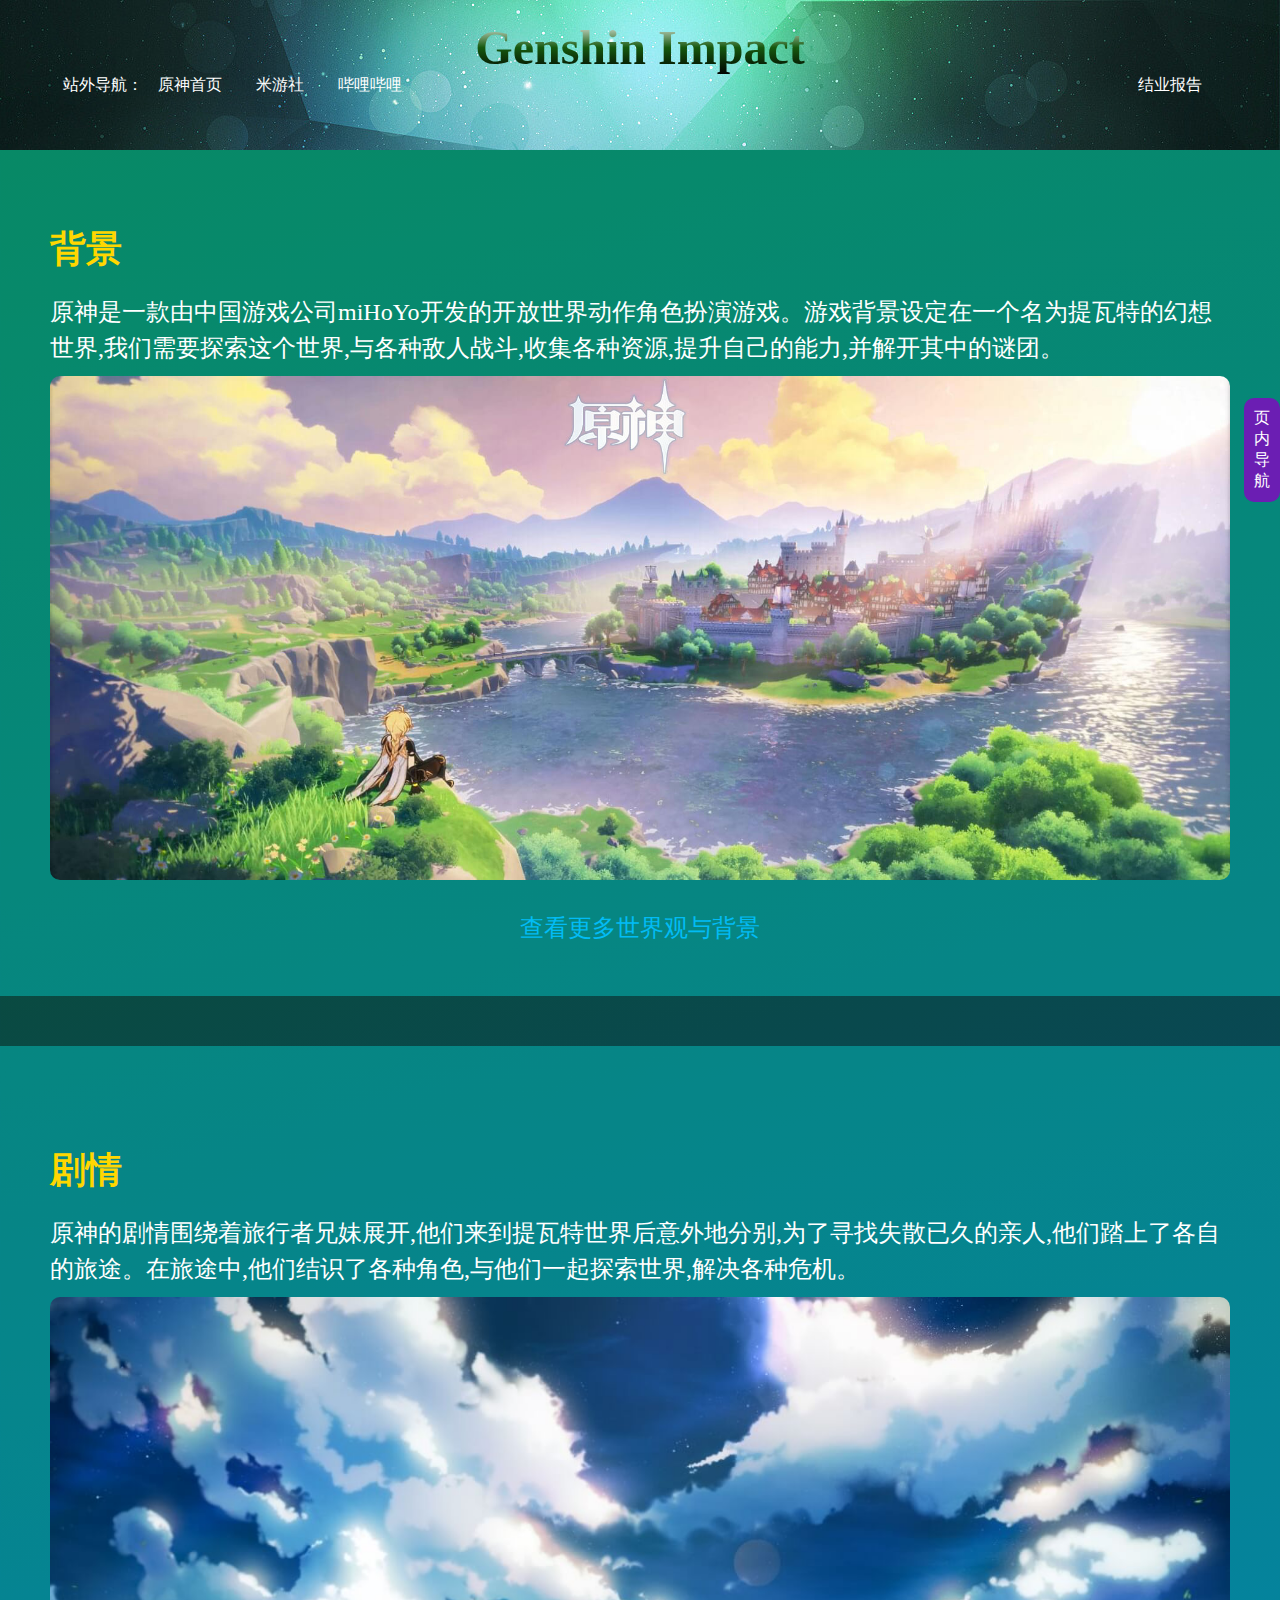
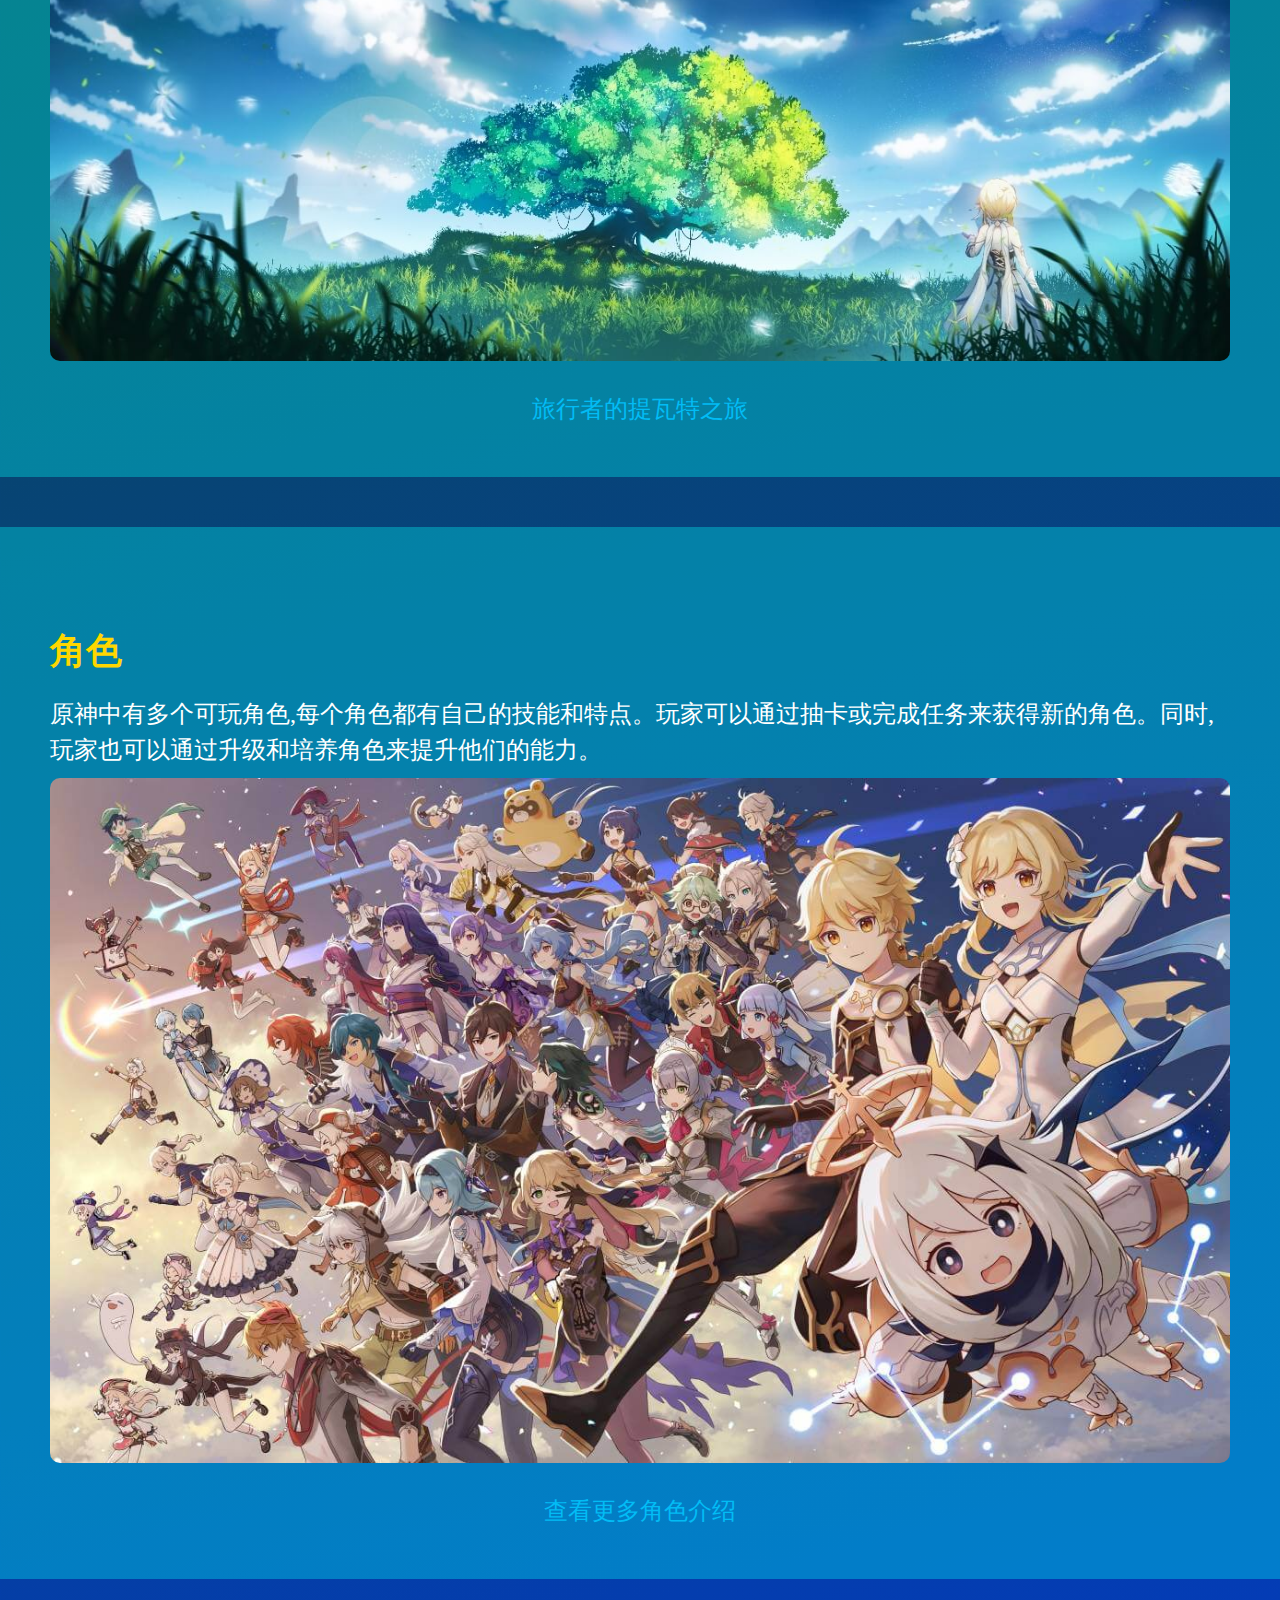
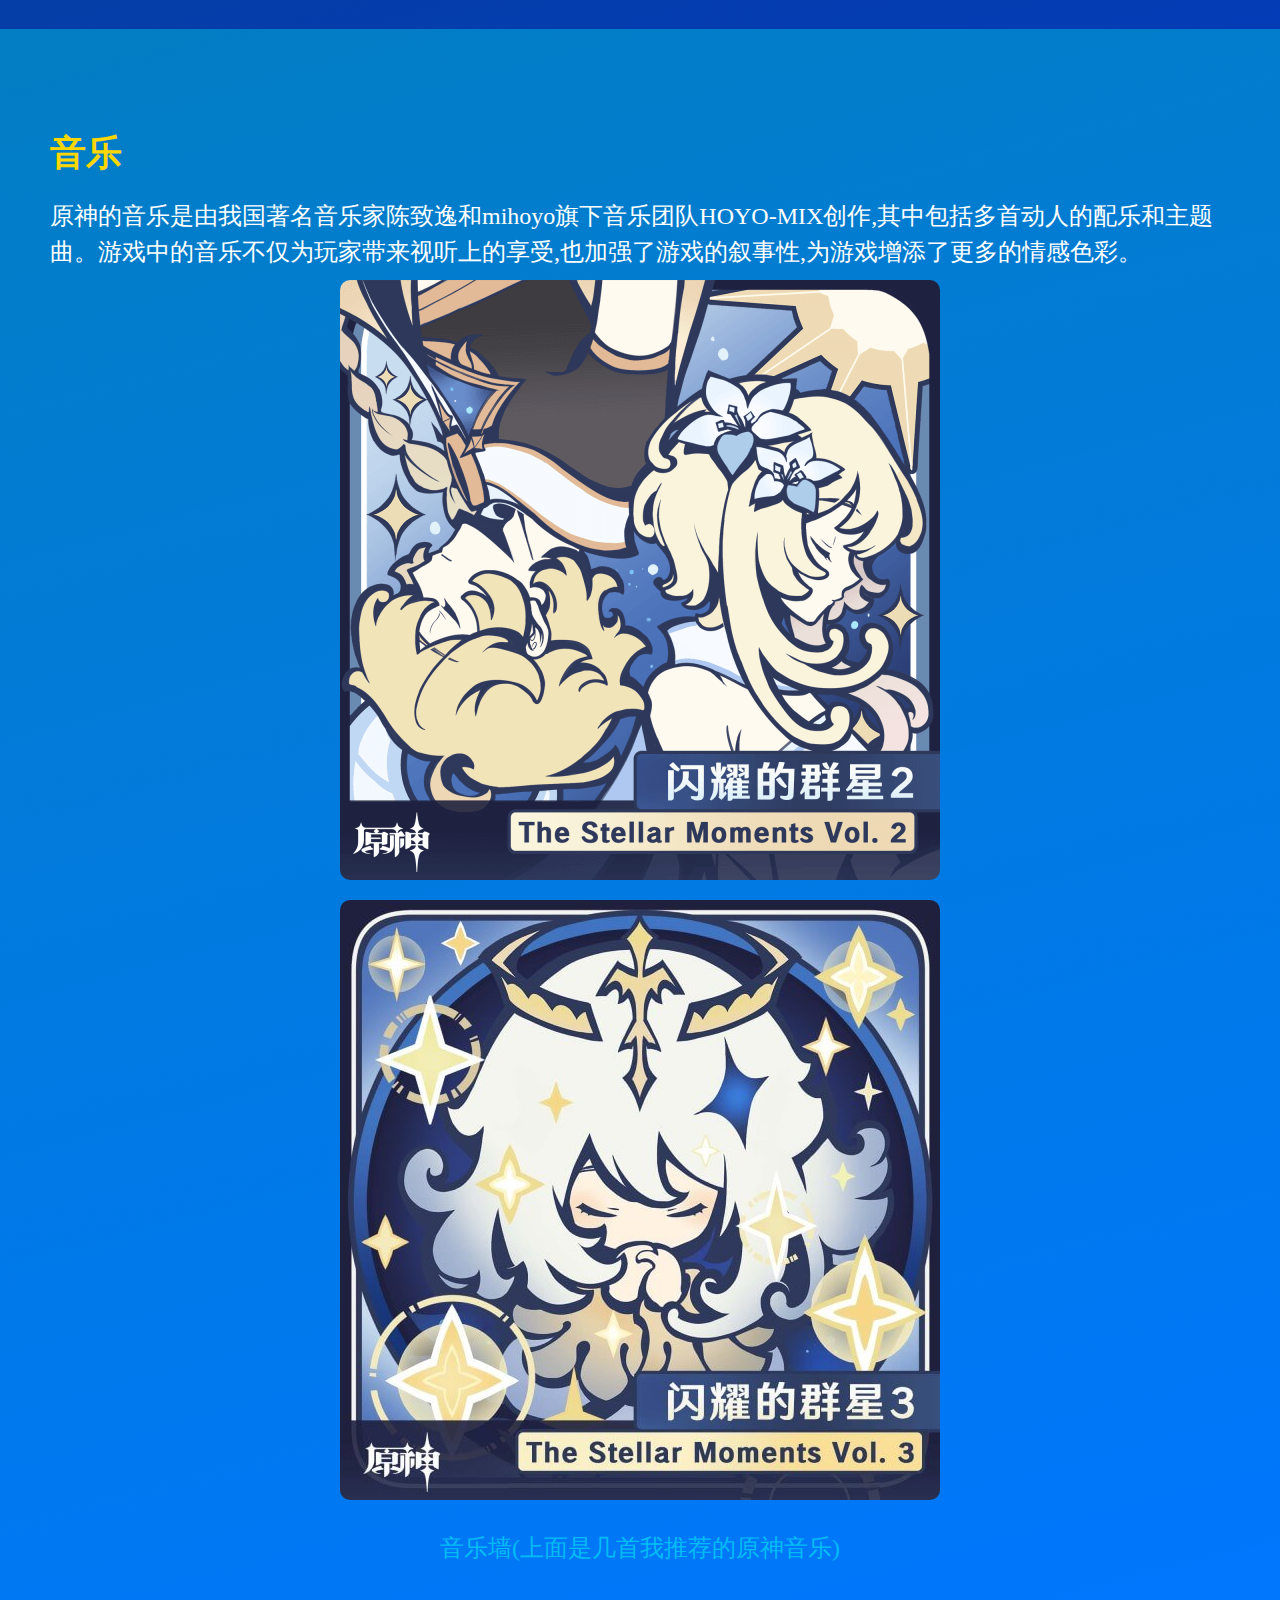
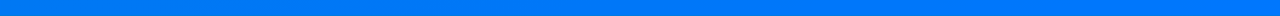
<file: index.html>
<!DOCTYPE html>
<html>

<head>
	<meta charset="UTF-8">
    <meta name="viewport" content="width=device-width, initial-scale=1.0">
	<title>原神游戏介绍</title>
	<link rel="icon" type="image/x-ico" href="./PAIMON.ico" />
	<!--<link href="./gsi.css" type="text/css" rel="stylesheet" />-->
	<!-- github上托管有点麻烦，所以把样式放在头部了-->
	<style>
		body {
    width: 100%;
    height: 100%;
}

* {
    /*清除所有标签的初始内外边距*/
    padding: 0;
    margin: 0;
}

a:link {/*设置超链接的默认样式(未被访问过的样式)*/
    text-decoration: none;
    color: #02bcf5;
}

a:visited {/*被访问后的样式*/
    text-decoration: none;
    color: #cdc718;
}

a:hover {/*鼠标悬停时的效果*/
    text-decoration: none;
    color: rgba(0, 162, 255, 0.46);
    transform: scale(1.2);
    transition: color 0.5s, transfrom 1s;
}

a:not(:hover) {/*未被悬停时的样式*/
    transition: color 1s;
}

.nav_head {
    background-image: url("./navback.jpg");
    /*导航栏背景图*/
    background-size: cover;
    background-color: deepskyblue;
    /*颜色*/
    height: 150px;
    /*高度*/
    width: 100%;
    /*宽度为<body>的100%，也就是相同宽度*/
    line-height: 80px;
    /*行高，具体可以看文字位置*/
    position: absolute;
    /*绝对定位*/
    top: 0px;
    /*距离顶部0像素*/
    left: 0;
    /*距离左侧边界0px*/
}

.nav_head li {
    float: left;/*左浮动*/
    width: 90px;
    text-align: center;
}

.ul_top_left{
    list-style: none;
    /*去除列表格式，消除小黑点*/
    position: absolute;
    top: 70px;
    left: 60px;
}

.ul_top_right{
    list-style: none;
    position: absolute;
    top: 70px;
    right: 60px;
}

.nav_head a {
    display: block;
    /*块状显示*/
    color: white;
    text-decoration: none;
    width: 80px;
    line-height: 30px;

    /*鼠标移出后恢复默认样式*/
    background-color: transparent;/*默认背景色设置为透明*/
    transform: scale(1);
    transition: all 1s;
}

.nav_head a:hover {
    background-color: rgb(18, 190, 190);
    transform: scale(1.2);/*放大1.2倍*/
    transition: all 1s;
    /*鼠标放置后一秒内变化*/
}


#nonea {
    display: block;
    /*块状显示*/
    color: white;
    /*内容颜色白色*/
    width: 90px;
    /*每个宽度80px*/
    line-height: 30px;
    /*行高30px*/
}


body {
    background:linear-gradient(top left,rgb(12, 80, 20),rgb(0, 51, 255));/*背景颜色渐变*/
    background: -ms-linear-gradient(top left, rgb(12, 80, 20),rgb(0, 51, 255));/*兼容IE的*/
    background: -webkit-linear-gradient(top left, rgb(12, 80, 20),rgb(0, 51, 255));/*兼容webkit内核*/
    background: -moz-linear-gradient(top left, rgb(12, 80, 20),rgb(0, 51, 255));/*兼容火狐*/
    background-position: center;
    font-family: 微软雅黑;
    color: #fff;
}

h1 {
    background: linear-gradient(to bottom,#ffffff, #16590f,#000000);/*从上到下渐变*/
  	-webkit-background-clip: text;/*渐变效果只对文本生效*/
    background-clip: text;/*做兼容*/
  	color: transparent;
    text-align: center;
    font-size: 48px;/*字体大小*/
    margin-top: 20px;
    position: relative;/*相对定位*/
}

h2 {
    font-size: 36px;
    margin-top: 50px;
}

p {
    font-size: 24px;
    line-height: 1.5;
    margin-top: 20px;
}

#more {
    text-align: center;
    list-style: none;
}

.section {
    padding: 50px;
    background-color: rgba(0, 255, 251, 0.334);
    margin-top: 50px;
}

.section h2 {
    color: #ffd700;
}

.img-container {
    display: flex;
    flex-wrap: wrap;
    justify-content: center;
}

.img-container img {
    border-radius: 10px;
    max-width: 100%;
    height: auto;
    width: auto;
    margin: 10px;
}

.nav {
    /*侧方页内导航栏*/
    position: fixed;/*在网页上的位置固定*/
    right: -150px;
    /*初始隐藏在页面右侧外*/
    top: 50%;
    transform: translateY(-50%);
    background-color: aquamarine;
    padding: 10px;
    border-radius: 10px;
    transition: right 1s;
    /*添加过渡效果*/
}

.nav a {
    display: block;
    margin-bottom: 5px;
    color: black;
    text-decoration: none;
    font-weight: bold;/*字体加粗*/

    background-color: transparent;
    transition: all 1s;
}

.nav a:hover {
    color: #fff;
    background-color: darkcyan;
    transition: all 1s;
}

.btn {
    position: fixed;
    right: 0;
    top: 50%;
    transform: translateY(-50%);
    background-color: rgb(107, 30, 179);
    color: #fff;
    padding: 10px;
    border-radius: 10px;
    cursor: pointer;
}

.btn:hover+.nav {/*鼠标放在按钮上后让导航栏从右侧外移动至页面右侧*/
    right: 0;
}

.nav:hover {/*在导航栏左移的过程中，会导致鼠标悬停的对象发生变化，从按钮变为导航栏，所以要再给导航栏添加一个hover样式*/
    /*否则就会导致导航栏在鼠标落点处反复横跳*/
    right: 0;
}
html {/*使得页面跳转时平滑移动而不是瞬移*/
    scroll-behavior: smooth;
}

	</style>

</head>

<body>
	<!--头部导航栏 -->
	<nav class="nav_head">
		<ul class="ul_top_left">

			<li id="nonea">站外导航：&nbsp;</li>
			<li><a href="https://ys.mihoyo.com/" target="_blank" title="官方游戏首页">原神首页</a></li>
			<li><a href="https://api-static.mihoyo.com/" target="_blank" title="mohoyo旗下最大的玩家社区">米游社</a></li>
			<li><a href="https://space.bilibili.com/401742377?spm_id_from=333.337.0.0" target="_blank"
					title="原神B站首页">哔哩哔哩</a></li>

		</ul>
		<ul class="ul_top_right">
			
			<li id="ende"><a href="./genshin.html" target="_blank" title="web结业报告">
				结业报告</a></li>
				
		</ul>
		
	</nav>
     <h1>Genshin Impact</h1>
	<!-- 右侧页内导航栏-->
	<div class="btn">页<br>内<br>导<br>航</div>
	<div class="nav">
		<a href="#background">背景</a>
		<a href="#story">剧情</a>
		<a href="#characters">角色</a>
		<a href="#music">音乐</a>
	</div>

	<!-- 主体内容-->
	<div class="section">
		<h2 id="background">背景</h2>
		<p>原神是一款由中国游戏公司miHoYo开发的开放世界动作角色扮演游戏。游戏背景设定在一个名为提瓦特的幻想世界,我们需要探索这个世界,与各种敌人战斗,收集各种资源,提升自己的能力,并解开其中的谜团。</p>
		<div class="img-container">
			<img src="./GSBK.jpg" alt="背景">
		</div>
		<p id="more"><a href="./gs_background.html" target="_blank">查看更多世界观与背景</a></p>
	</div>
	<div class="section">
		<h2 id="story">剧情</h2>
		<p>原神的剧情围绕着旅行者兄妹展开,他们来到提瓦特世界后意外地分别,为了寻找失散已久的亲人,他们踏上了各自的旅途。在旅途中,他们结识了各种角色,与他们一起探索世界,解决各种危机。</p>
		<div class="img-container">
			<img src="./GSSTORY.jpg" alt="剧情">
		</div>
		<p id="more"><a href="./gs_story.html" target="_blank">旅行者的提瓦特之旅</a></p>
	</div>
	<div class="section">
		<h2 id="characters">角色</h2>
		<p>原神中有多个可玩角色,每个角色都有自己的技能和特点。玩家可以通过抽卡或完成任务来获得新的角色。同时,玩家也可以通过升级和培养角色来提升他们的能力。</p>
		<div class="img-container">
			<img src="./GSROLE.jpg" alt="原神角色(部分)">
		</div>
		<p id="more"><a href="./gs_role.html" target="_blank">查看更多角色介绍</a></p>
	</div>
	<div class="section">
		<h2 id="music">音乐</h2>
		<p>原神的音乐是由我国著名音乐家陈致逸和mihoyo旗下音乐团队HOYO-MIX创作,其中包括多首动人的配乐和主题曲。游戏中的音乐不仅为玩家带来视听上的享受,也加强了游戏的叙事性,为游戏增添了更多的情感色彩。</p>
		<div class="img-container">
			<img src="./TheStellarMonments2.png" alt="闪耀的群星2">
			<img src="./TheStellarMonments3.jpg" alt="闪耀的群星3">
		</div>
		<p id="more"><a href="./gs_music.html" target="_blank">音乐墙(上面是几首我推荐的原神音乐)</a></p>
	</div>

	
	
</body>

</html>
</file>
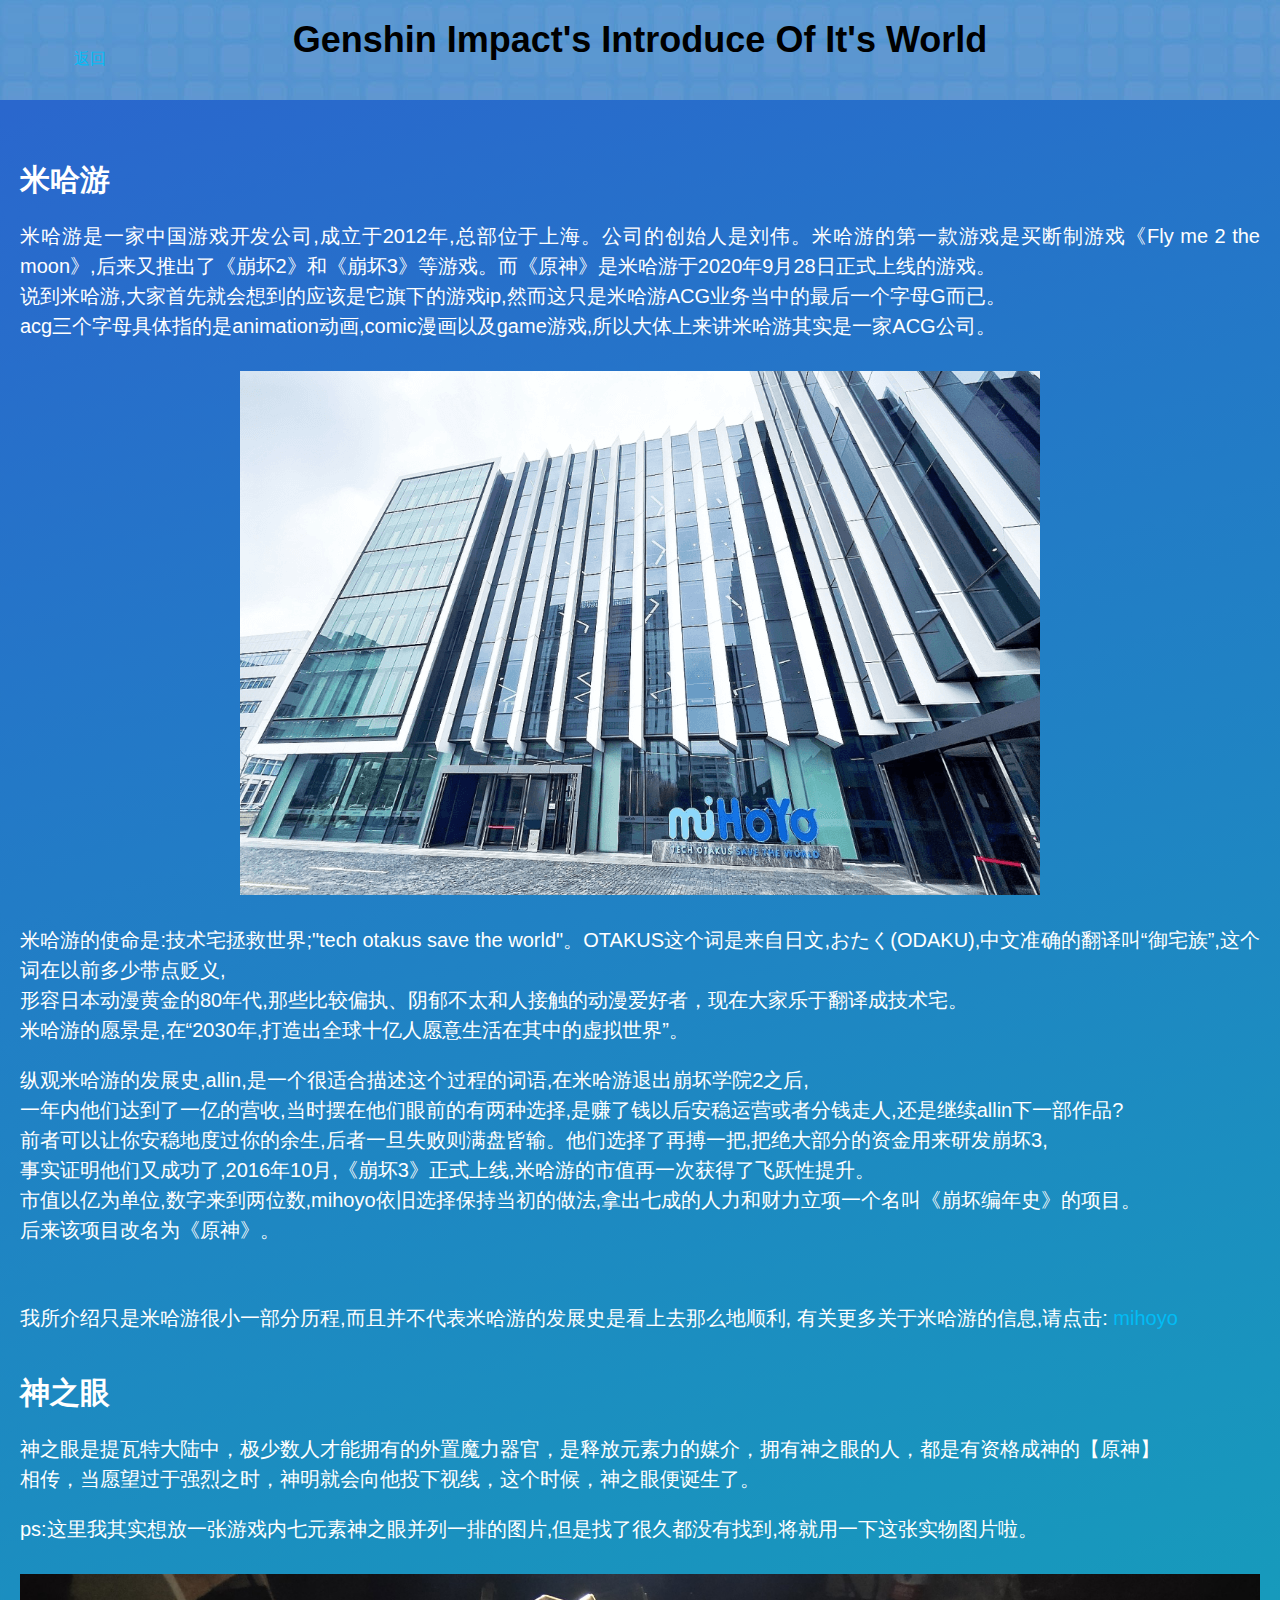
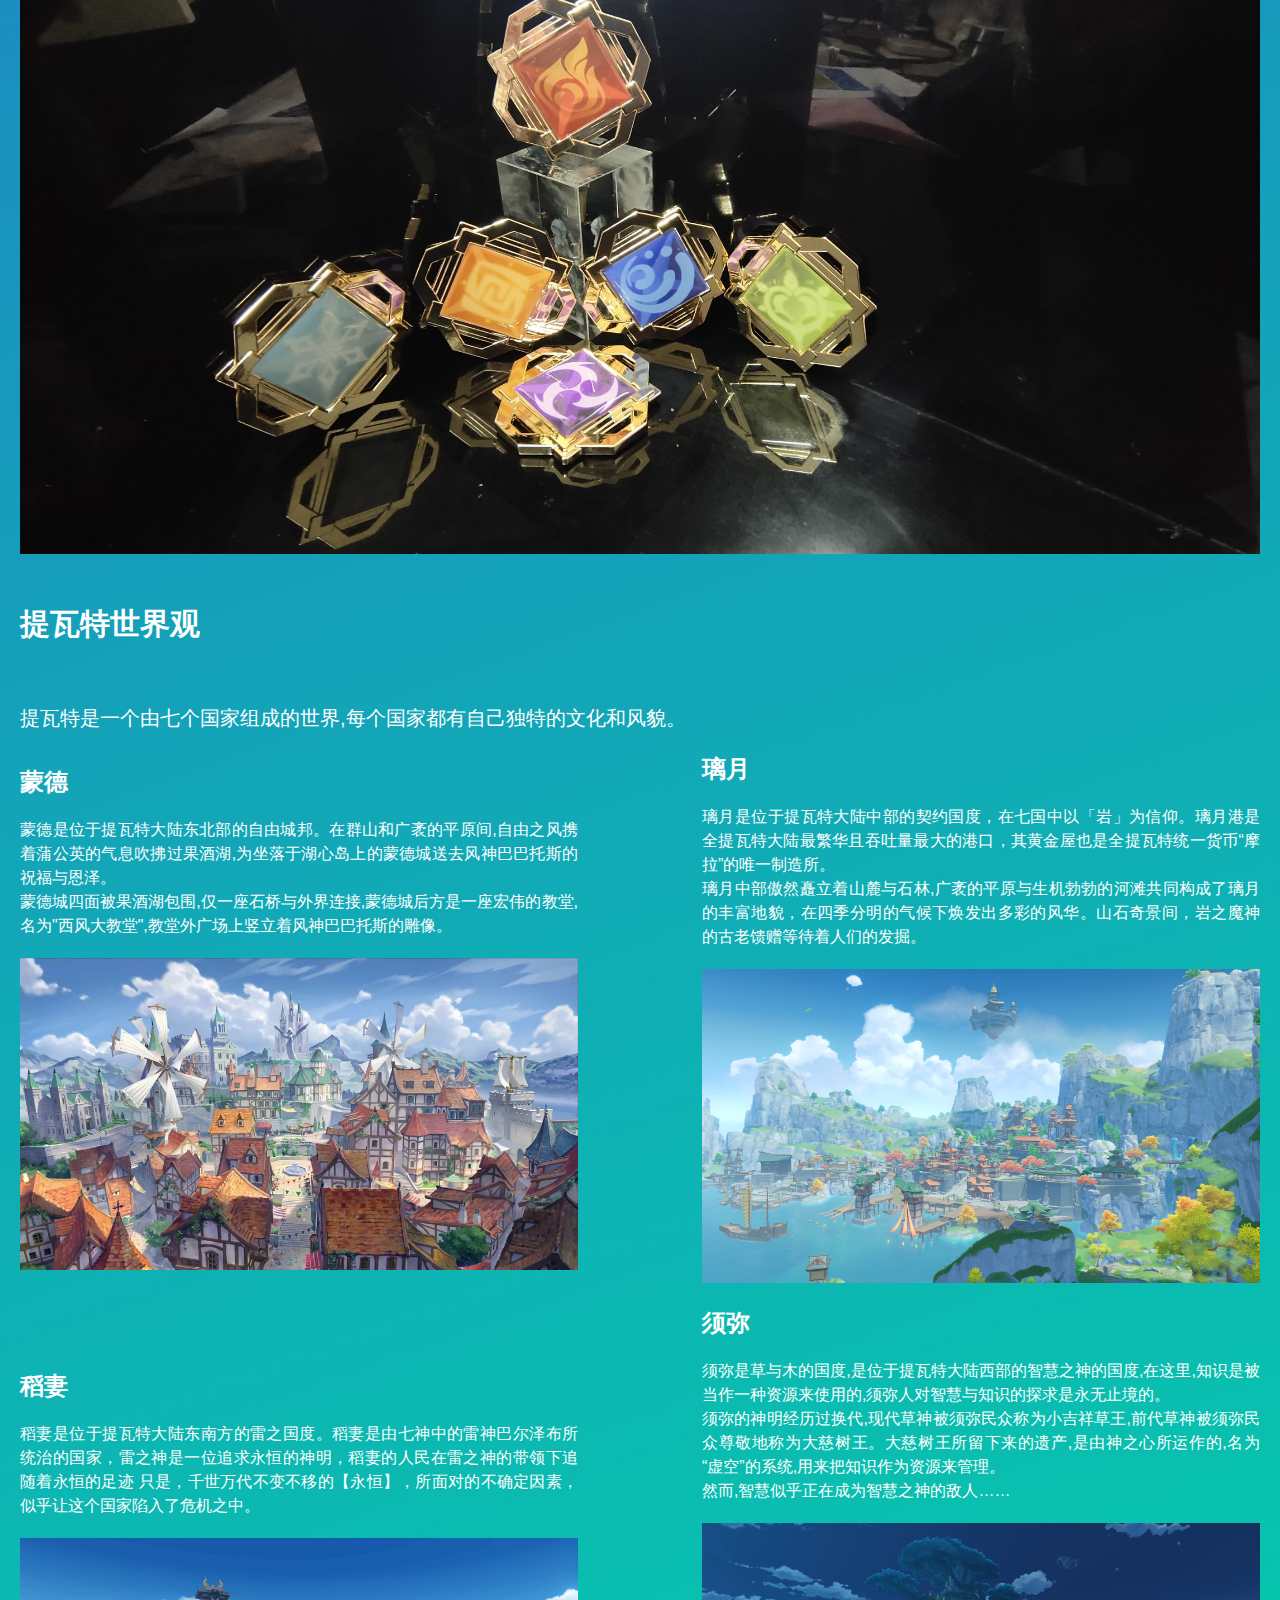
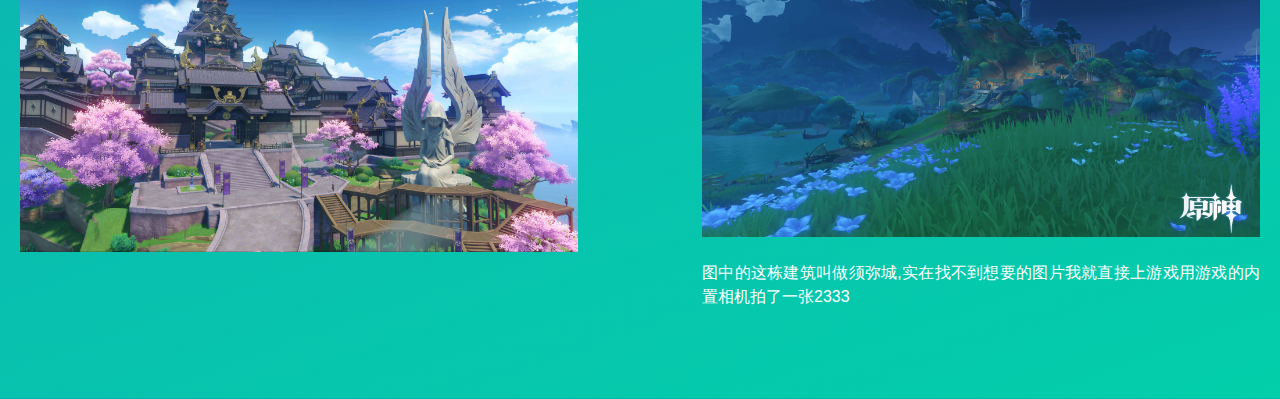
<file: gs_background.html>
<!DOCTYPE html>
<html>

<head>
	<meta charset="UTF-8">
    <meta name="viewport" content="width=device-width, initial-scale=1.0">
	<title>背景与世界观</title>
	<!--<link href="./gsb.css" type="text/css" rel="stylesheet" />-->
	<link rel="icon" type="image/x-ico" href="./paimon3.ico" />
	<style>
		body {
    width: 100%;
    height: 100%;
}

* {
    /*清除所有标签的初始内外边距*/
    padding: 0;
    margin: 0;
}

.nav {
    background-image: url("./gsitback2.jpg");
    /*导航栏背景图*/
    background-repeat: repeat;
    background-color: deepskyblue;
    /*颜色*/
    height: 100px;
    /*高度*/
    width: 100%;
    /*宽度为<body>的100%，也就是相同宽度*/
    line-height: 80px;
    /*行高*/
    position: absolute;
    /*绝对定位*/
    top: 0px;
    /*距离顶部0像素*/
    left: 0;
    /*距离左侧边界0px*/
}

.nav li {
    float: left;
    /*浮动*/
    width: 75px;
    /*设置一个<li>宽度*/
    text-align: center;
    /*文本居中*/
}

.ul_top {
    list-style: none;
    /*去除列表格式，消除小黑点*/
    position: absolute;
    top: 50px;
    /*距离顶部距离*/
    left: 60px;
    /*距离左侧距离*/
}

.nav a {
    display: block;
    /*块状显示*/
    color: white;
    /*内容颜色白色*/
    text-decoration: none;
    /*去掉下划线*/
    width: 60px;
    /*每个宽度*/
    line-height: 18px;
    /*行高*/

    /*恢复时的过渡效果*/
    background-color: transparent;
    transform: scale(1);
    transition: background-color 1s,transform 1s;
}

.nav a:hover {
    color: white;
    /*鼠标置于上方显示文本白色*/
    background-color: rgb(188, 0, 188);
    transform: scale(1.2);
    transition: background-color 1s,transform 1s;/*鼠标放置后一秒内变化*/
}

body {
    background:linear-gradient(top left,rgb(43, 100, 206),rgb(3, 207, 170));/*背景颜色渐变*/
    background: -ms-linear-gradient(top left, rgb(43, 100, 206),rgb(3, 207, 170));/*兼容IE的*/
    background: -webkit-linear-gradient(top left, rgb(43, 100, 206),rgb(3, 207, 170));/*兼容webkit内核*/
    background: -moz-linear-gradient(top left, rgb(43, 100, 206),rgb(3, 207, 170));/*兼容火狐*/
    background-repeat: repeat;
    background-position: center;
    font-family: Arial, sans-serif;
    background-color: #f2f2f2;
    margin: 0;
    padding: 0;
}

header {
    background-color: #333;
    color: #fff;
    padding: 20px;
    text-align: center;
}

h1 {
    text-align: center;
    font-size: 36px;
    margin: 0;
}

h2 {
    margin-top: 50px;
}

p {
    font-size: 18px;
    line-height: 1.5;
    margin: 20px 0;
    text-align: justify;
}

a:visited {/*被访问后的样式*/
    text-decoration: none;
    color: #cdc718;
}

a:link {/*设置超链接的默认样式(未被访问过的样式)*/
    text-decoration: none;
    color: #02bcf5;
}

a:hover {/*鼠标悬停时的效果*/
    text-decoration: none;
    color: rgba(0, 85, 255, 0.46);
    transform: scale(1.2);
    transition: color 0.5s, transfrom 1s;
}

a:not(:hover) {/*未被悬停时的样式*/
    transition: color 1s;
}

.container {
    color: #fff;
    max-width: 1500px;
    margin: auto;/*水平居中对齐*/
    margin-top: 100px;
    padding: 20px;
}

.section {
    margin: 40px 0;
}

.section h2 {
    margin-top: 50px;
    font-size: 30px;
    margin: 0 0 20px;
}

.section p {
    font-size: 20px;
    line-height: 1.5;
    margin: 20px 0;
    text-align: justify;
}

.country {
    display: flex;
    flex-wrap: wrap;
    justify-content: space-between;
    align-items: center;
    margin-top: 20px;
}
.country div {
    /*flex-basis为占据主轴空间的大小，默认主轴为横向，可以理解为宽度设置，比width具有更高的优先级，需要父类为flex弹性布局*/
    flex-basis: 45%;/*设为百分比就是每个元素占据父元素宽度的百分比，设为一个合理的值就可以让每行显示需要的元素个数*/
    margin-bottom: 20px;
}
.country h3 {
    font-size: 24px;
	margin-bottom: 10px;
}

.country p {
    font-size: 16px;
	line-height: 1.5;
	margin-bottom: 10px;
}

.country img {
    width: 100%;
	height: auto;
	margin-top: 10px;
    transform: scale(1);
    transition: all 1s;
}

.country img:hover{
    transform: scale(1.2);
    transition: all 1s;
}

.img-container {
    display: flex;
    flex-wrap: wrap;
    justify-content: center;
}

.img-container img {
    max-width: 100%;
    height: auto;
    width: auto;
    margin: 10px;
}
	</style>

</head>

<body>
	<!--头部导航栏 -->
	<div class="nav">
		<ul class="ul_top">

			<li><a href="./index.html" title="返回上一页">返回</a></li>

		</ul>
		<h1>Genshin Impact's Introduce Of It's World</h1>
	</div>

	<div class="container">
		<section class="section">
			<h2>米哈游</h2>
			<p>米哈游是一家中国游戏开发公司,成立于2012年,总部位于上海。公司的创始人是刘伟。米哈游的第一款游戏是买断制游戏《Fly me 2 the
				moon》,后来又推出了《崩坏2》和《崩坏3》等游戏。而《原神》是米哈游于2020年9月28日正式上线的游戏。<br>
			    说到米哈游,大家首先就会想到的应该是它旗下的游戏ip,然而这只是米哈游ACG业务当中的最后一个字母G而已。<br>
				acg三个字母具体指的是animation动画,comic漫画以及game游戏,所以大体上来讲米哈游其实是一家ACG公司。
			</p>
			<div class="img-container">
				<img src="./mihoyobuilding.png" alt="米哈游公司总部">
			</div>
			<p>米哈游的使命是:技术宅拯救世界;"tech otakus save the world"。OTAKUS这个词是来自日文,おたく(ODAKU),中文准确的翻译叫“御宅族”,这个词在以前多少带点贬义,
				<br>
				形容日本动漫黄金的80年代,那些比较偏执、阴郁不太和人接触的动漫爱好者，现在大家乐于翻译成技术宅。
                <br>
				米哈游的愿景是,在“2030年,打造出全球十亿人愿意生活在其中的虚拟世界”。
			</p>
		    <p>纵观米哈游的发展史,allin,是一个很适合描述这个过程的词语,在米哈游退出崩坏学院2之后,<br>
			一年内他们达到了一亿的营收,当时摆在他们眼前的有两种选择,是赚了钱以后安稳运营或者分钱走人,还是继续allin下一部作品?<br>
			前者可以让你安稳地度过你的余生,后者一旦失败则满盘皆输。他们选择了再搏一把,把绝大部分的资金用来研发崩坏3,<br>
			事实证明他们又成功了,2016年10月,《崩坏3》正式上线,米哈游的市值再一次获得了飞跃性提升。<br>
			市值以亿为单位,数字来到两位数,mihoyo依旧选择保持当初的做法,拿出七成的人力和财力立项一个名叫《崩坏编年史》的项目。<br>
			后来该项目改名为《原神》。
			</p>
			<br>
			<p>我所介绍只是米哈游很小一部分历程,而且并不代表米哈游的发展史是看上去那么地顺利,
				有关更多关于米哈游的信息,请点击:
			    <a href="https://www.mihoyo.com/" target="_blank" title="米哈游公司官网">mihoyo</a>
			</p>

		</section>

		<section class="section">
			<h2>神之眼</h2>
			<p>神之眼是提瓦特大陆中，极少数人才能拥有的外置魔力器官，是释放元素力的媒介，拥有神之眼的人，都是有资格成神的【原神】<br>
				相传，当愿望过于强烈之时，神明就会向他投下视线，这个时候，神之眼便诞生了。
			</p>
			<p>ps:这里我其实想放一张游戏内七元素神之眼并列一排的图片,但是找了很久都没有找到,将就用一下这张实物图片啦。</p>
			<div class="img-container">
				<img src="./godseyes.jpg" alt="七元素神之眼">
			</div>
		</section>

		<section class="section">
			<h2>提瓦特世界观</h2>
			<br>
			<p>提瓦特是一个由七个国家组成的世界,每个国家都有自己独特的文化和风貌。</p>
			<div class="country">
				<div>
					<h3>蒙德</h3>
					<p>蒙德是位于提瓦特大陆东北部的自由城邦。在群山和广袤的平原间,自由之风携着蒲公英的气息吹拂过果酒湖,为坐落于湖心岛上的蒙德城送去风神巴巴托斯的祝福与恩泽。<br>
						蒙德城四面被果酒湖包围,仅一座石桥与外界连接,蒙德城后方是一座宏伟的教堂,名为"西风大教堂",教堂外广场上竖立着风神巴巴托斯的雕像。
					</p>
					<img src="./mengde.jpg" alt="蒙德">
				</div>
				<div>
					<h3>璃月</h3>

					<p>璃月是位于提瓦特大陆中部的契约国度，在七国中以「岩」为信仰。璃月港是全提瓦特大陆最繁华且吞吐量最大的港口，其黄金屋也是全提瓦特统一货币“摩拉”的唯一制造所。<br>
						璃月中部傲然矗立着山麓与石林,广袤的平原与生机勃勃的河滩共同构成了璃月的丰富地貌，在四季分明的气候下焕发出多彩的风华。山石奇景间，岩之魔神的古老馈赠等待着人们的发掘。
					</p>
					<img src="./liyuegang.png" alt="璃月">
				</div>
				<div>
					<h3>稻妻</h3>
					<p>稻妻是位于提瓦特大陆东南方的雷之国度。稻妻是由七神中的雷神巴尔泽布所统治的国家，雷之神是一位追求永恒的神明，稻妻的人民在雷之神的带领下追随着永恒的足迹
						只是，千世万代不变不移的【永恒】，所面对的不确定因素，似乎让这个国家陷入了危机之中。
					</p>
					<img src="./daoqi.jpg" alt="稻妻">
				</div>
				<div>
					<h3>须弥</h1>
					<p>须弥是草与木的国度,是位于提瓦特大陆西部的智慧之神的国度,在这里,知识是被当作一种资源来使用的,须弥人对智慧与知识的探求是永无止境的。<br>
						须弥的神明经历过换代,现代草神被须弥民众称为小吉祥草王,前代草神被须弥民众尊敬地称为大慈树王。大慈树王所留下来的遗产,是由神之心所运作的,名为“虚空”的系统,用来把知识作为资源来管理。<br>
						然而,智慧似乎正在成为智慧之神的敌人……
					</p>
						<img src="./xumi.png" alt="须弥">
					
					<p>图中的这栋建筑叫做须弥城,实在找不到想要的图片我就直接上游戏用游戏的内置相机拍了一张2333</p>
				</div>
			</div>
		</section>
	</div>
</body>

</html>
</file>
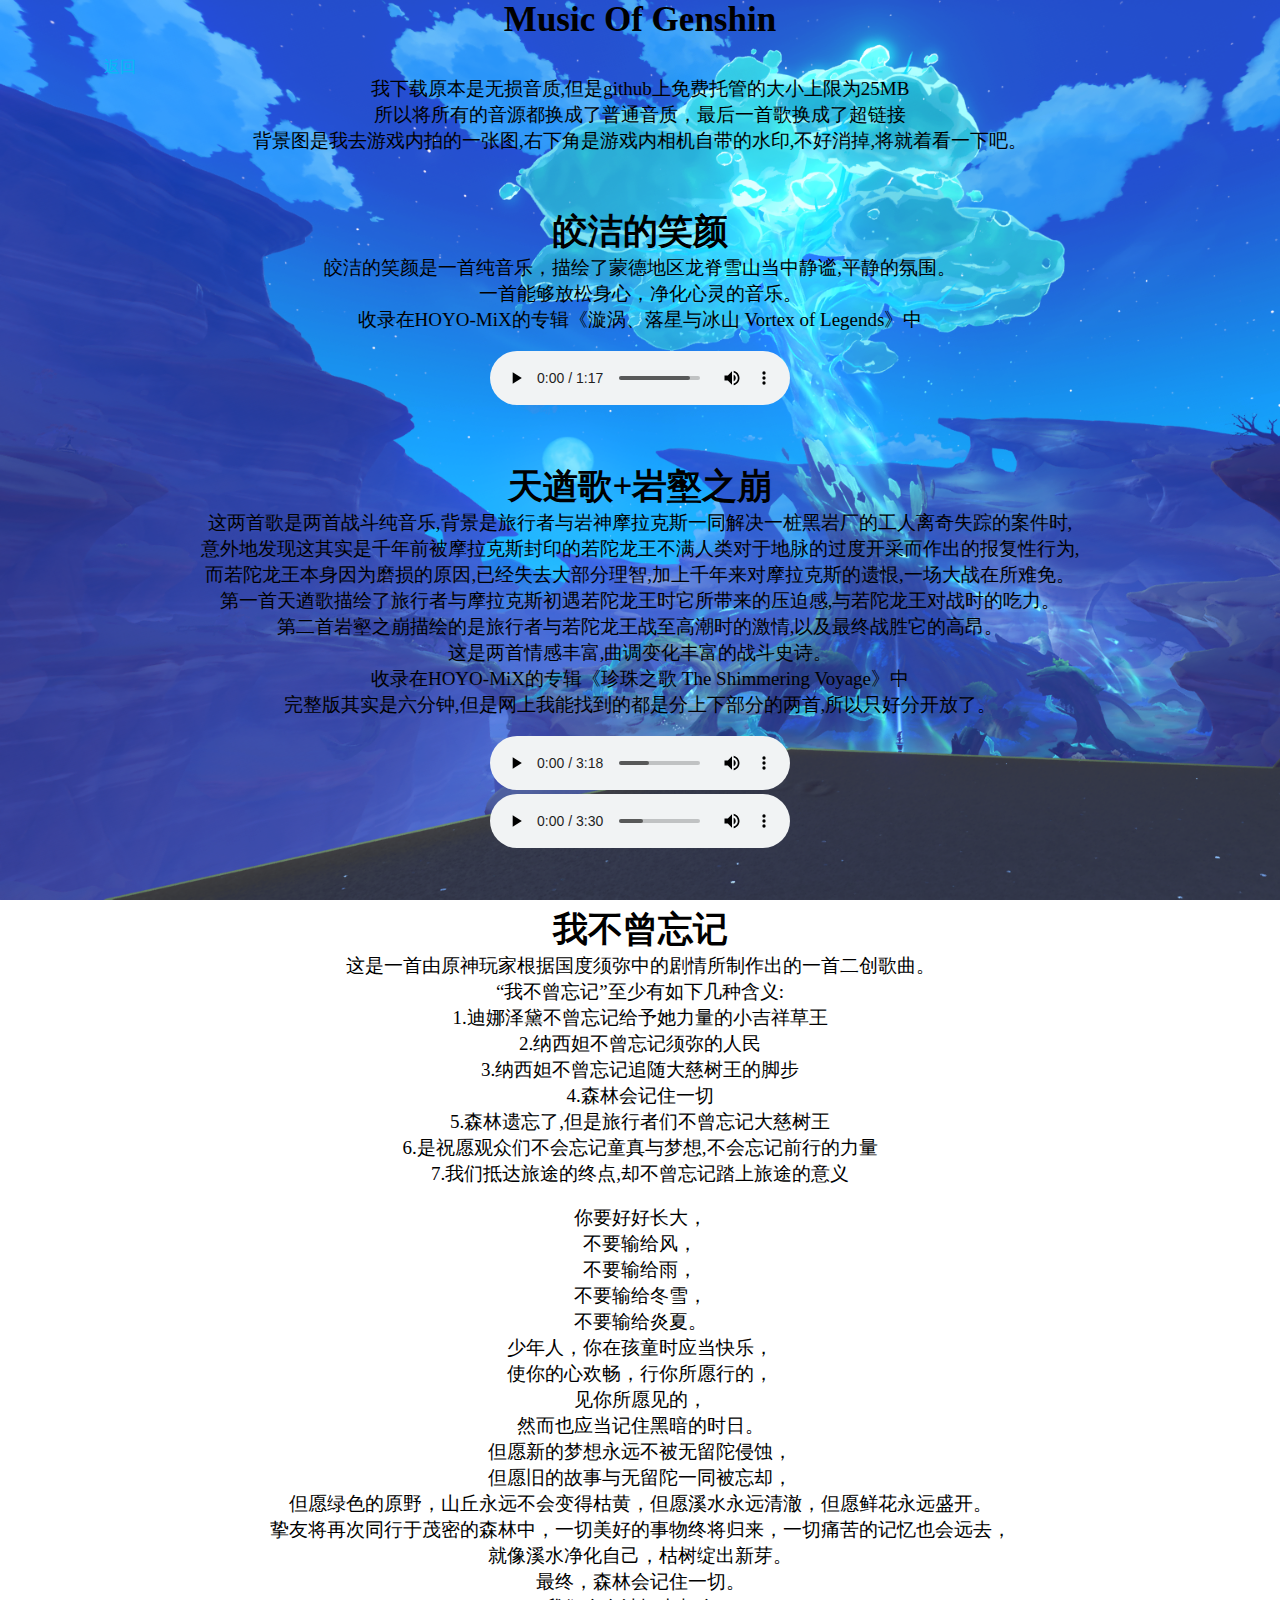
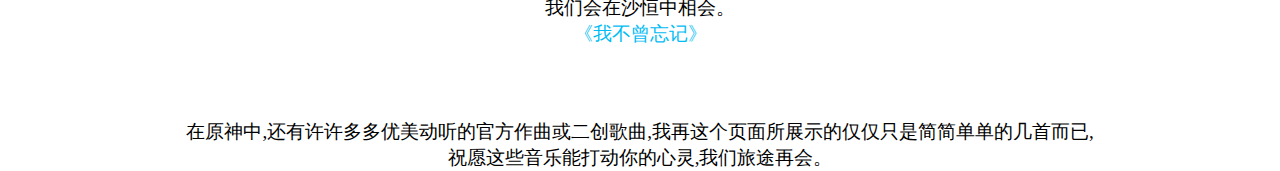
<file: gs_music.html>
<!DOCTYPE html>

<head>
    <meta charset="UTF-8">
    <meta name="viewport" content="width=device-width, initial-scale=1.0">
    <title>音乐墙</title>
    <link rel="icon" type="image/x-ico" href="./TheStellarMonments1.ico" />
    <!--<link href="./gsm.css" type="text/css" rel="stylesheet" />-->
    <style>
        body {
    font-family:'Microsoft Yahei';
    background-image: url(./musicbackfinal.png);
    background-size: cover;
    background-attachment: fixed;
    font-family: 幼圆;
}

h1 {

    text-align: center;
    font-size: 35px;
}

body {
    width: 100%;
    height: 100%;
}

* {
    /*清除所有标签的初始内外边距*/
    padding: 0;
    margin: 0;
}

.nav {
    height: 140px;
    /*高度140像素*/
    width: 100%;
    /*宽度为<body>的100%，也就是相同宽度*/
    line-height: 80px;
    /*行高*/
    position: absolute;
    /*绝对定位*/
    top: 0px;
    /*距离顶部0像素*/
    left: 0;
    /*距离左侧边界0px*/
}

.nav li {
    float: left;
    /*浮动*/
    width: 75px;
    /*设置一个<li>的宽度*/
    text-align: center;
    /*文本居中*/
}

.ul_top {
    list-style: none;
    /*去除列表格式，消除小黑点*/
    position: absolute;
    top: 52px;
    /*距离顶部的距离*/
    left: 80px;
    /*距离左侧的距离*/
}

.nav a {
    display: block;
    /*块状显示，一块块的整齐*/
    color: white;
    /*内容颜色白色*/
    text-decoration: none;
    /*去掉下划线*/
    width: 80px;
    /*每个超链接宽度*/
    line-height: 30px;
    /*行高*/

    background-color:transparent;/*背景色透明*/
    transform: scale(1);
    transition: all 1s;/*所有过渡效果都为1秒*/
}

.nav a:hover {
    color: white;
    /*鼠标置于上方显示白色*/
    background-color:rgb(237, 168, 100);
    transform: scale(1.2);
    transition: all 1s;/*所有过渡效果都为1秒*/
}
p{
    color: #000000;
    text-align: center;
    font-size: 19px;
}

a:link {/*设置超链接的默认样式(未被访问过的样式)*/
    text-decoration: none;
    color: #02bcf5;
}

a:visited {/*被访问后的样式*/
    text-decoration: none;
    color: #48cd18;
}

a:hover {/*鼠标悬停时的效果*/
    text-decoration: none;
    color: rgba(0, 162, 255, 0.46);
    transform: scale(1.2);
    transition: color 0.5s, transfrom 1s;
}

a:not(:hover) {/*未被悬停时的样式*/
    transition: color 1s;
}
    </style>
</head>

<body>
    <h1>Music Of Genshin</h1>
    <br>
    <br>
    <p>我下载原本是无损音质,但是github上免费托管的大小上限为25MB<br>
        所以将所有的音源都换成了普通音质，最后一首歌换成了超链接<br>
        背景图是我去游戏内拍的一张图,右下角是游戏内相机自带的水印,不好消掉,将就着看一下吧。
    </p>
    <br>
    <br>
    <br>
    <div class="nav">
        <ul class="ul_top">
            <li><a href="./index.html" target="_blank" title="返回首页">返回</a></li>
        </ul>
    </div>
    <h1>皎洁的笑颜</h1>
    <p>
        皎洁的笑颜是一首纯音乐，描绘了蒙德地区龙脊雪山当中静谧,平静的氛围。<br>
        一首能够放松身心，净化心灵的音乐。<br>
        收录在HOYO-MiX的专辑《漩涡、落星与冰山 Vortex of Legends》中
    </p>
    <br>
    <div align="center">
        <audio controls="controls"  loop="loop" preload="metadata">
            <source src="./陈致逸、HOYO-MiX - Moonlike Smile 皎洁的笑颜.mp3" type="audio/mp3" />
            你的浏览器不支持该音频格式。 Your browser does not support this audio format.
        </audio>
    </div>
    <br>
    <br>
    <br>
    <h1>天遒歌+岩壑之崩</h1>
    <p>
        这两首歌是两首战斗纯音乐,背景是旅行者与岩神摩拉克斯一同解决一桩黑岩厂的工人离奇失踪的案件时,<br>
        意外地发现这其实是千年前被摩拉克斯封印的若陀龙王不满人类对于地脉的过度开采而作出的报复性行为,<br>
        而若陀龙王本身因为磨损的原因,已经失去大部分理智,加上千年来对摩拉克斯的遗恨,一场大战在所难免。<br>
        第一首天遒歌描绘了旅行者与摩拉克斯初遇若陀龙王时它所带来的压迫感,与若陀龙王对战时的吃力。<br>
        第二首岩壑之崩描绘的是旅行者与若陀龙王战至高潮时的激情,以及最终战胜它的高昂。<br>
        这是两首情感丰富,曲调变化丰富的战斗史诗。<br>
        收录在HOYO-MiX的专辑《珍珠之歌 The Shimmering Voyage》中<br>
        完整版其实是六分钟,但是网上我能找到的都是分上下部分的两首,所以只好分开放了。
    </p>
    <br>
    <div align="center">
        <audio controls="controls"  loop="loop" preload="metadata">
            <source src="./HOYO-MiX、陈致逸 - Ode to Azhdaha 天遒歌.mp3" type="audio/mp3" />
            你的浏览器不支持该音频格式。 Your browser does not support this audio format.
        </audio>
    </div>
    <div align="center">
        <audio controls="controls"  loop="loop" preload="metadata">
            <source src="./HOYO-MiX、陈致逸 - Rage Beneath the Mountains 岩壑之崩.mp3" type="audio/mp3" />
            你的浏览器不支持该音频格式。 Your browser does not support this audio format.
        </audio>
    </div>
    <br>
    <br>
    <br>
    <h1>我不曾忘记</h1>
    <p>这是一首由原神玩家根据国度须弥中的剧情所制作出的一首二创歌曲。<br>
        “我不曾忘记”至少有如下几种含义:<br>
        1.迪娜泽黛不曾忘记给予她力量的小吉祥草王<br>
        2.纳西妲不曾忘记须弥的人民<br>
        3.纳西妲不曾忘记追随大慈树王的脚步<br>
        4.森林会记住一切<br>
        5.森林遗忘了,但是旅行者们不曾忘记大慈树王<br>
        6.是祝愿观众们不会忘记童真与梦想,不会忘记前行的力量<br>
        7.我们抵达旅途的终点,却不曾忘记踏上旅途的意义</p>
        <br>
    <p>你要好好长大，<br>
        不要输给风，<br>
        不要输给雨，<br>
        不要输给冬雪，<br>
        不要输给炎夏。<br>
        少年人，你在孩童时应当快乐，<br>
        使你的心欢畅，行你所愿行的，<br>
        见你所愿见的，<br>
        然而也应当记住黑暗的时日。<br>
        但愿新的梦想永远不被无留陀侵蚀，<br>
        但愿旧的故事与无留陀一同被忘却，<br>
        但愿绿色的原野，山丘永远不会变得枯黄，但愿溪水永远清澈，但愿鲜花永远盛开。<br>
        挚友将再次同行于茂密的森林中，一切美好的事物终将归来，一切痛苦的记忆也会远去，<br>
        就像溪水净化自己，枯树绽出新芽。<br>
        最终，森林会记住一切。<br>
        我们会在沙恒中相会。</p>
        <p><a href="https://www.bilibili.com/festival/genshin2023?bvid=BV1P24y1a7Lt&spm_id_from=333.337.search-card.all.click" target="_blank" title="B站《我不曾忘记》视频页面">《我不曾忘记》</a></p>
        <br>
        <br>
        <br>
        <br>
        <p>在原神中,还有许许多多优美动听的官方作曲或二创歌曲,我再这个页面所展示的仅仅只是简简单单的几首而已,<br>
            祝愿这些音乐能打动你的心灵,我们旅途再会。
        </p>
</body>
</file>
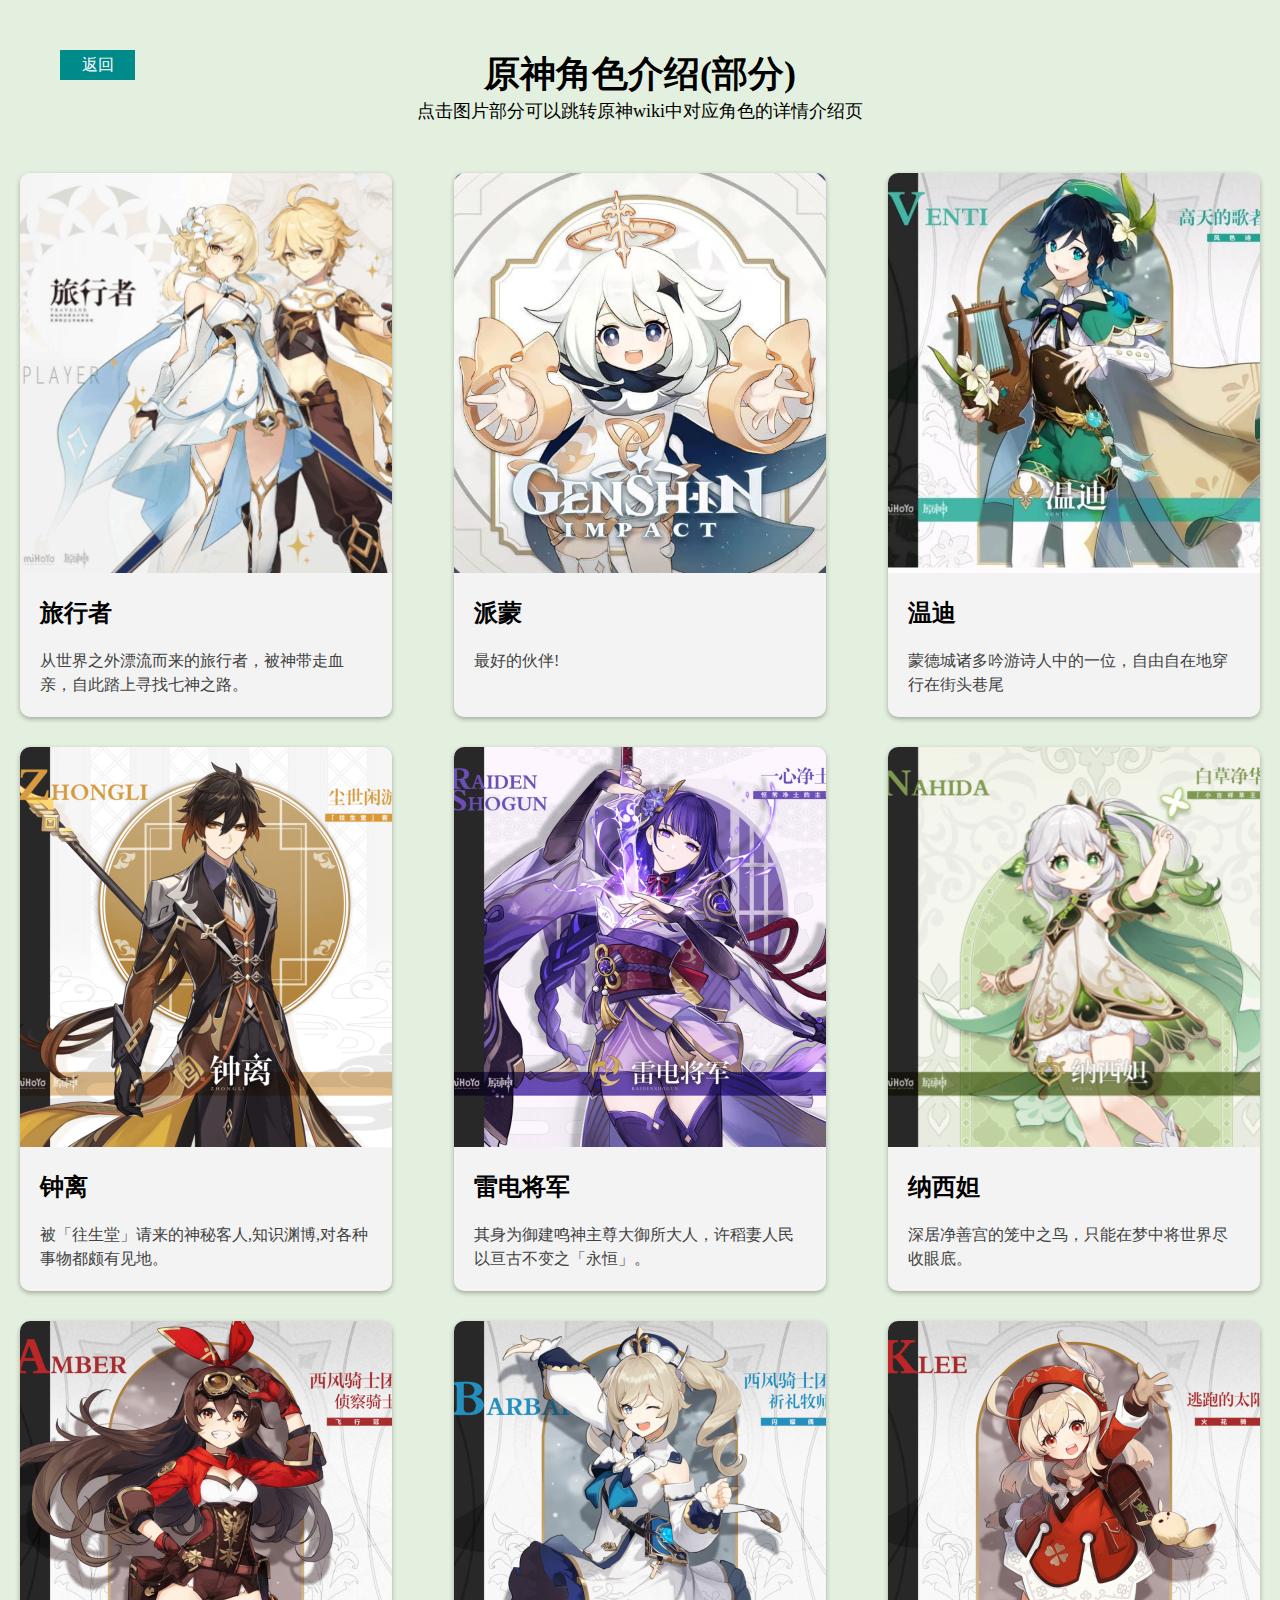
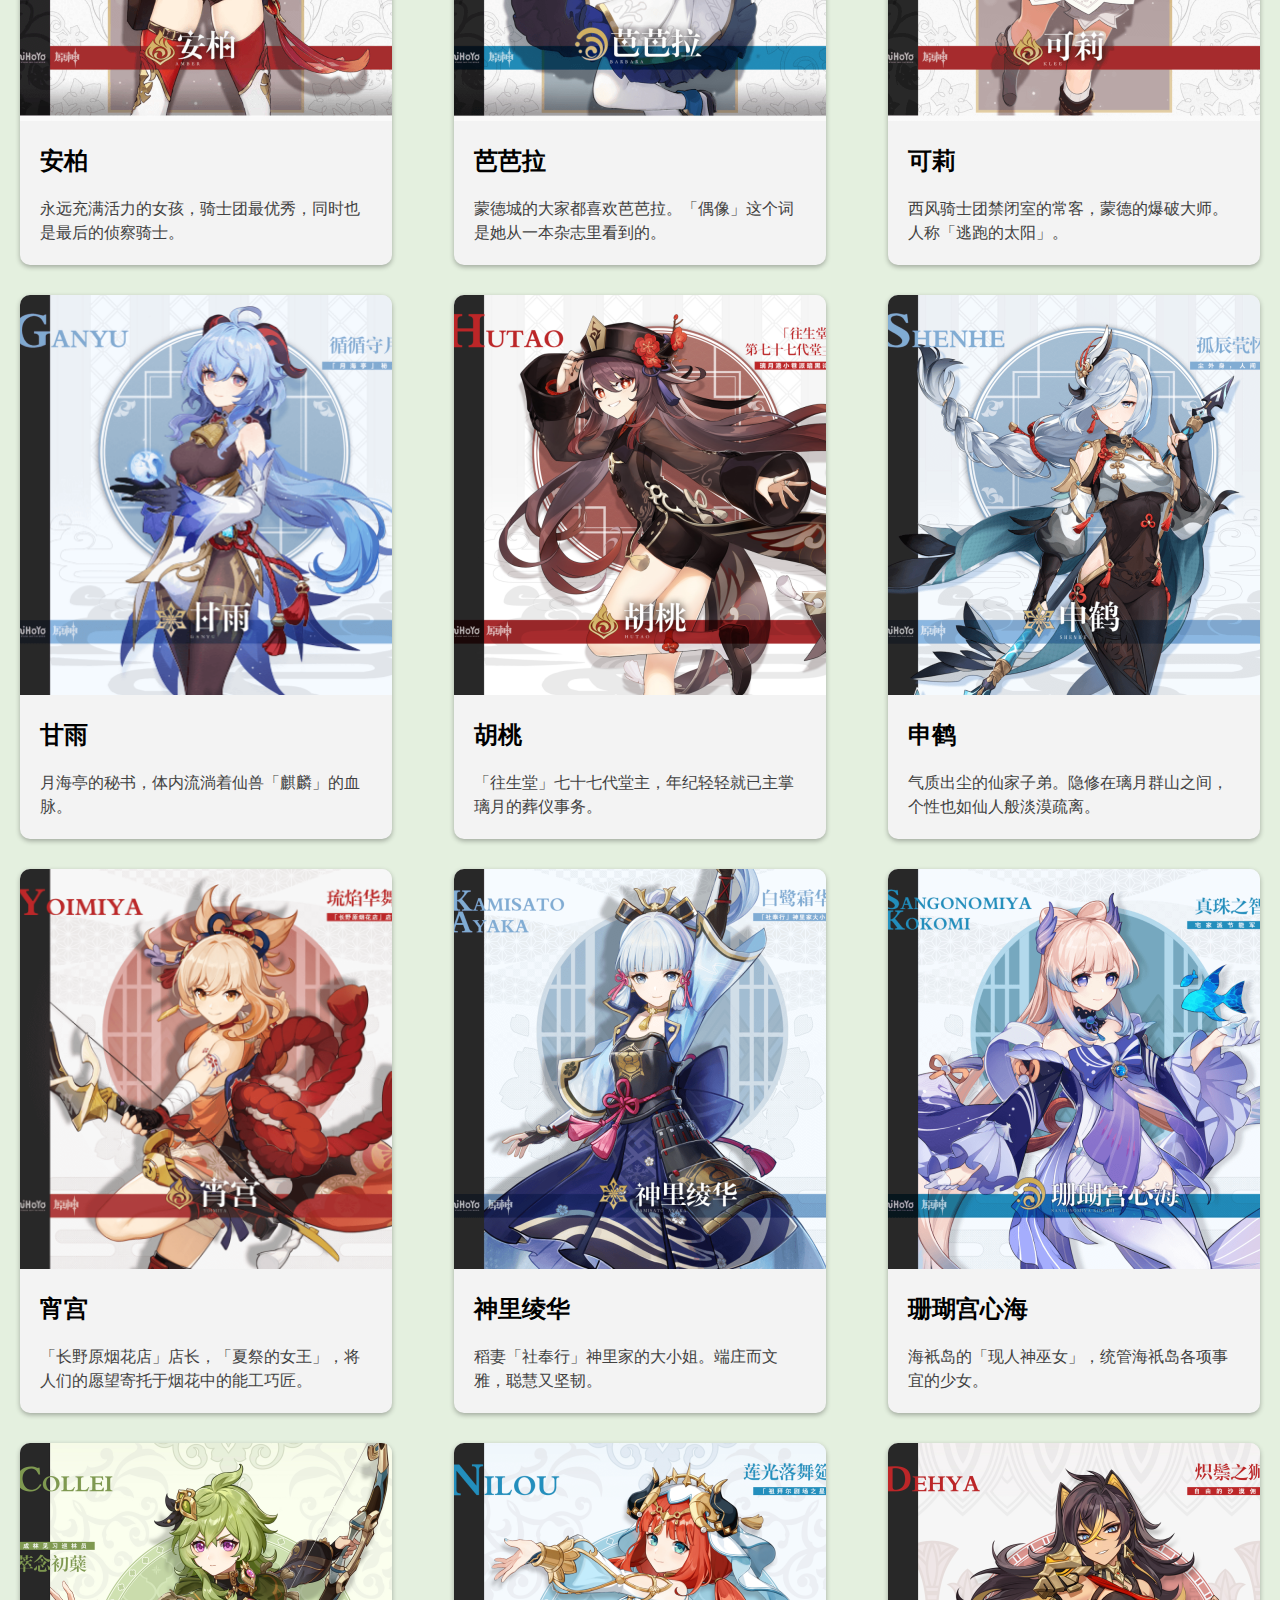
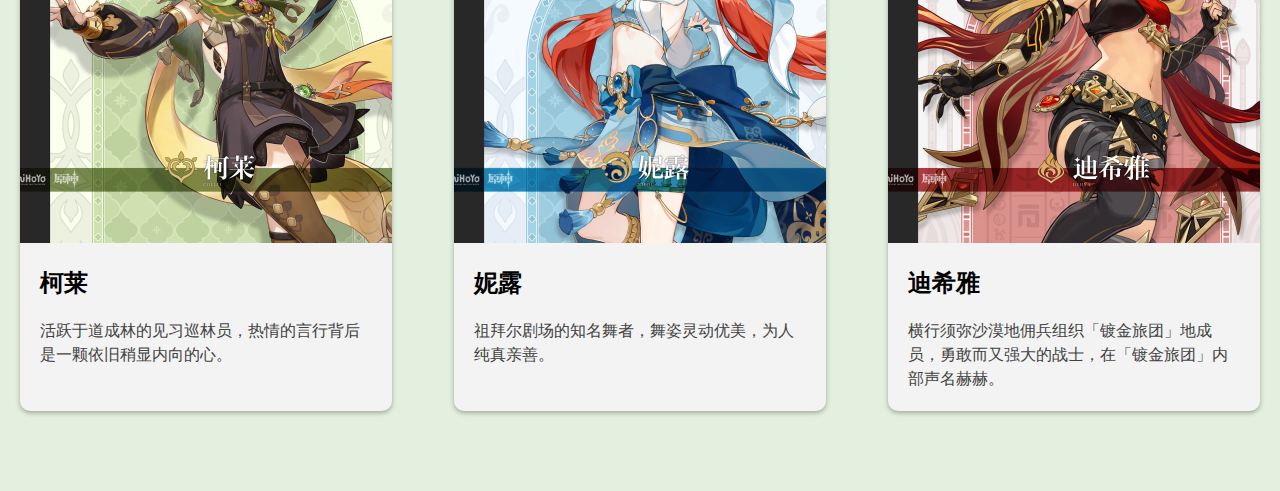
<file: gs_role.html>
<!DOCTYPE html>
<html>
<head>
	<meta charset="UTF-8">
    <meta name="viewport" content="width=device-width, initial-scale=1.0">
	<title>原神角色介绍</title>
    <link href="./gsr.css" type="text/css" rel="stylesheet" />
    <!--<link href="./paimonn.ico" rel="icon" type="image/x-ico" />-->
	<style>
		body {
    width: 100%;
    height: 100%;
}

* {
    /*清除所有标签的初始内外边距*/
    padding: 0;
    margin: 0;
}

body {
    margin: 0;
    padding: 0;
    background-color: #e4f0df;
}
h1 {
    text-align: center;
    margin-top: 50px;
    font-size: 36px;
    color:black;
}
#more{
    max-width: 1560px;
    text-align: center;
    font-family: 幼圆;
    font-size: 18px;
}
.container {
    max-width: 1300px;
    margin: 0 auto;
    display: flex;
    flex-wrap: wrap;
    justify-content: space-between;
    padding: 50px 20px;
}
.card {
    width: 30%;
    background-color: #f3f3f3;
    border-radius: 10px;
    box-shadow: 0 2px 5px rgba(0,0,0,0.3);
    margin-bottom: 30px;
    overflow: hidden;
    transition: all 0.3s ease-in-out;
}
.card:hover {
    transform: translateY(-5px);
    box-shadow: 0 5px 10px rgba(0,0,0,0.5);
}
.card img {
    width: 100%;
    height: 400px;
    object-fit: cover;
}
.card h2 {
    font-size: 24px;
    color:black;
    margin: 20px;
}
.card p {
    font-size: 16px;
    color: #424242;
    margin: 0 20px 20px;
    line-height: 1.5;
}

.nav {
    height: 140px;
    /*高度140像素*/
    width: 100%;
    /*宽度为<body>的100%，也就是相同宽度*/
    line-height: 80px;
    /*行高*/
    position: absolute;
    /*绝对定位*/
    top: 0px;
    /*距离顶部0像素*/
    left: 0;
    /*距离左侧边界0px*/
}

.nav li {
    background-color: darkcyan;
    float: left;
    /*浮动*/
    width: 75px;
    text-align: center;
}

.ul_top {
    list-style: none;
    /*去除列表格式，消除小黑点*/
    position: absolute;
    top: 50px;
    left: 60px;
}

.nav a {
    display: block;
    /*块状显示*/
    color: white;
    /*内容颜色白色*/
    text-decoration: none;
    /*去掉下划线*/
    width: 75px;
    line-height: 30px;
}

.nav a:hover {
    color: white;
    /*鼠标置于上方显示白色*/
    background-color:rgb(36, 94, 202);
    transition: background-color 1s;/*鼠标放置后一秒内变化*/
}

.nav a:not(:hover){
    background-color: transparent;
    transition: background-color 1s;
}
	</style>

</head>
<body>
    <div class="nav">
        <ul class="ul_top">
            <li><a href="./index.html" title="返回首页">返回</a></li>
        </ul>
    </div>
	<h1>原神角色介绍(部分)</h1>
	<p id="more">点击图片部分可以跳转原神wiki中对应角色的详情介绍页</p>
	<div class="container">
        <div class="card">
			<a href="https://wiki.biligame.com/ys/%E6%97%85%E8%A1%8C%E8%80%85/%E9%A3%8E" target="_blank"><img src="./player.png" alt="旅行者"></a>
			<h2>旅行者</h2>
			<p>从世界之外漂流而来的旅行者，被神带走血亲，自此踏上寻找七神之路。</p>
		</div>
        <div class="card">
			<a href="https://wiki.biligame.com/ys/%E6%B4%BE%E8%92%99" target="_blank"><img src="./paimonn3.jpg" alt="派蒙"></a>
			<h2>派蒙</h2>
			<p>最好的伙伴!</p>
		</div>
		<div class="card">
			<a href="https://wiki.biligame.com/ys/%E6%B8%A9%E8%BF%AA" target="_blank"><img src="./vent.jpg" alt="温迪"></a>
			
			<h2>温迪</h2>
			<p>蒙德城诸多吟游诗人中的一位，自由自在地穿行在街头巷尾</p>
		</div>
		<div class="card">
			<a href="https://wiki.biligame.com/ys/%E9%92%9F%E7%A6%BB" target="_blank"><img src="./zhongli.png" alt="钟离"></a>
			
			<h2>钟离</h2>
			<p>被「往生堂」请来的神秘客人,知识渊博,对各种事物都颇有见地。</p>
		</div>
		<div class="card">
			<a href="https://wiki.biligame.com/ys/%E9%9B%B7%E7%94%B5%E5%B0%86%E5%86%9B" target="_blank"><img src="./ldjjun.png" alt="雷电将军"></a>
			
			<h2>雷电将军</h2>
			<p>其身为御建鸣神主尊大御所大人，许稻妻人民以亘古不变之「永恒」。</p>
		</div>
		<div class="card">
			<a href="https://wiki.biligame.com/ys/%E7%BA%B3%E8%A5%BF%E5%A6%B2" target="_blank"><img src="./nahida.png" alt="纳西妲"></a>
			
			<h2>纳西妲</h2>
			<p>深居净善宫的笼中之鸟，只能在梦中将世界尽收眼底。</p>
		</div>
        <div class="card">
			<a href="https://wiki.biligame.com/ys/%E5%AE%89%E6%9F%8F" target="_blank"><img src="./amber.png" alt="安柏"></a>
			
			<h2>安柏</h2>
			<p>永远充满活力的女孩，骑士团最优秀，同时也是最后的侦察骑士。</p>
		</div>
        <div class="card">
			<a href="https://wiki.biligame.com/ys/%E8%8A%AD%E8%8A%AD%E6%8B%89" target="_blank"><img src="./babara.png" alt="芭芭拉"></a>
			
			<h2>芭芭拉</h2>
			<p>蒙德城的大家都喜欢芭芭拉。「偶像」这个词是她从一本杂志里看到的。</p>
		</div>
        <div class="card">
			<a href="https://wiki.biligame.com/ys/%E5%8F%AF%E8%8E%89" target="_blank"><img src="./klee.png" alt="可莉"></a>
			
			<h2>可莉</h2>
			<p>西风骑士团禁闭室的常客，蒙德的爆破大师。人称「逃跑的太阳」。</p>
		</div>
        <div class="card">
			<a href="https://wiki.biligame.com/ys/%E7%94%98%E9%9B%A8" target="_blank"><img src="./ganyu.png" alt="甘雨"></a>
			
			<h2>甘雨</h2>
			<p>月海亭的秘书，体内流淌着仙兽「麒麟」的血脉。</p>
		</div>
        <div class="card">
			<a href="https://wiki.biligame.com/ys/%E8%83%A1%E6%A1%83" target="_blank"><img src="./hutao.png" alt="胡桃"></a>
			
			<h2>胡桃</h2>
			<p>「往生堂」七十七代堂主，年纪轻轻就已主掌璃月的葬仪事务。</p>
		</div>
        <div class="card">
			<a href="https://wiki.biligame.com/ys/%E7%94%B3%E9%B9%A4" target="_blank"><img src="./shenhe.png" alt="申鹤"></a>
			
			<h2>申鹤</h2>
			<p>气质出尘的仙家子弟。隐修在璃月群山之间，个性也如仙人般淡漠疏离。</p>
		</div>
        <div class="card">
			<a href="https://wiki.biligame.com/ys/%E5%AE%B5%E5%AE%AB" target="_blank"><img src="./yoimiya.png" alt="宵宫"></a>
			
			<h2>宵宫</h2>
			<p>「长野原烟花店」店长，「夏祭的女王」，将人们的愿望寄托于烟花中的能工巧匠。</p>
		</div>
        <div class="card">
			<a href="https://wiki.biligame.com/ys/%E7%A5%9E%E9%87%8C%E7%BB%AB%E5%8D%8E" target="_blank"><img src="./kamisatoayaka.png" alt="神里绫华"></a>
			
			<h2>神里绫华</h2>
			<p>稻妻「社奉行」神里家的大小姐。端庄而文雅，聪慧又坚韧。</p>
		</div>
        <div class="card">
			<a href="https://wiki.biligame.com/ys/%E7%8F%8A%E7%91%9A%E5%AE%AB%E5%BF%83%E6%B5%B7" target="_blank"><img src="./kokomi.png" alt="珊瑚宫心海"></a>
			
			<h2>珊瑚宫心海</h2>
			<p>海衹岛的「现人神巫女」，统管海祇岛各项事宜的少女。</p>
		</div>
        <div class="card">
			<a href="https://wiki.biligame.com/ys/%E6%9F%AF%E8%8E%B1" target="_blank"><img src="./collei.png" alt="柯莱"></a>
			
			<h2>柯莱</h2>
			<p>活跃于道成林的见习巡林员，热情的言行背后是一颗依旧稍显内向的心。</p>
		</div>
        <div class="card">
			<a href="https://wiki.biligame.com/ys/%E5%A6%AE%E9%9C%B2" target="_blank"><img src="./nilou.png" alt="妮露"></a>
			
			<h2>妮露</h2>
			<p>祖拜尔剧场的知名舞者，舞姿灵动优美，为人纯真亲善。</p>
		</div>
        <div class="card">
			<a href="https://wiki.biligame.com/ys/%E8%BF%AA%E5%B8%8C%E9%9B%85" target="_blank"><img src="./dehya.png" alt="迪希雅"></a>
			
			<h2>迪希雅</h2>
			<p>横行须弥沙漠地佣兵组织「镀金旅团」地成员，勇敢而又强大的战士，在「镀金旅团」内部声名赫赫。</p>
		</div>
	</div>
</body>
</html>
</file>
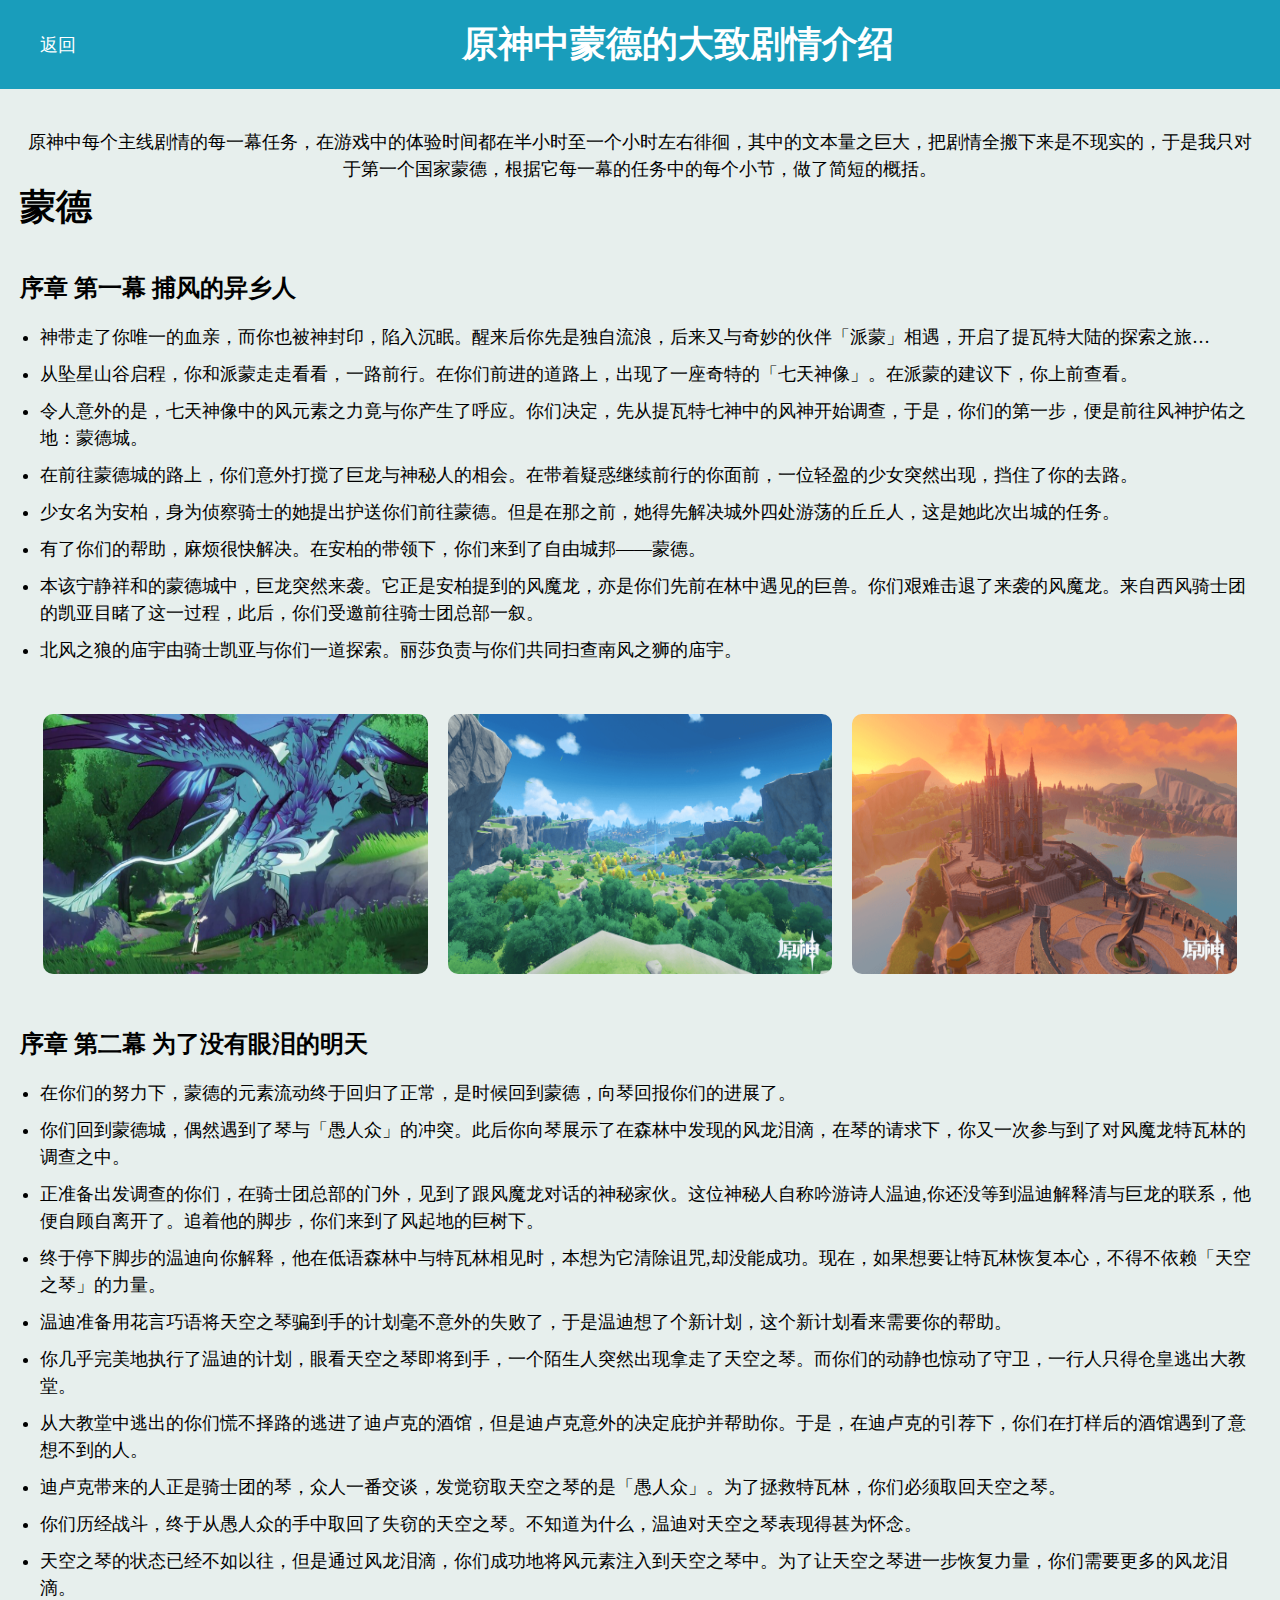
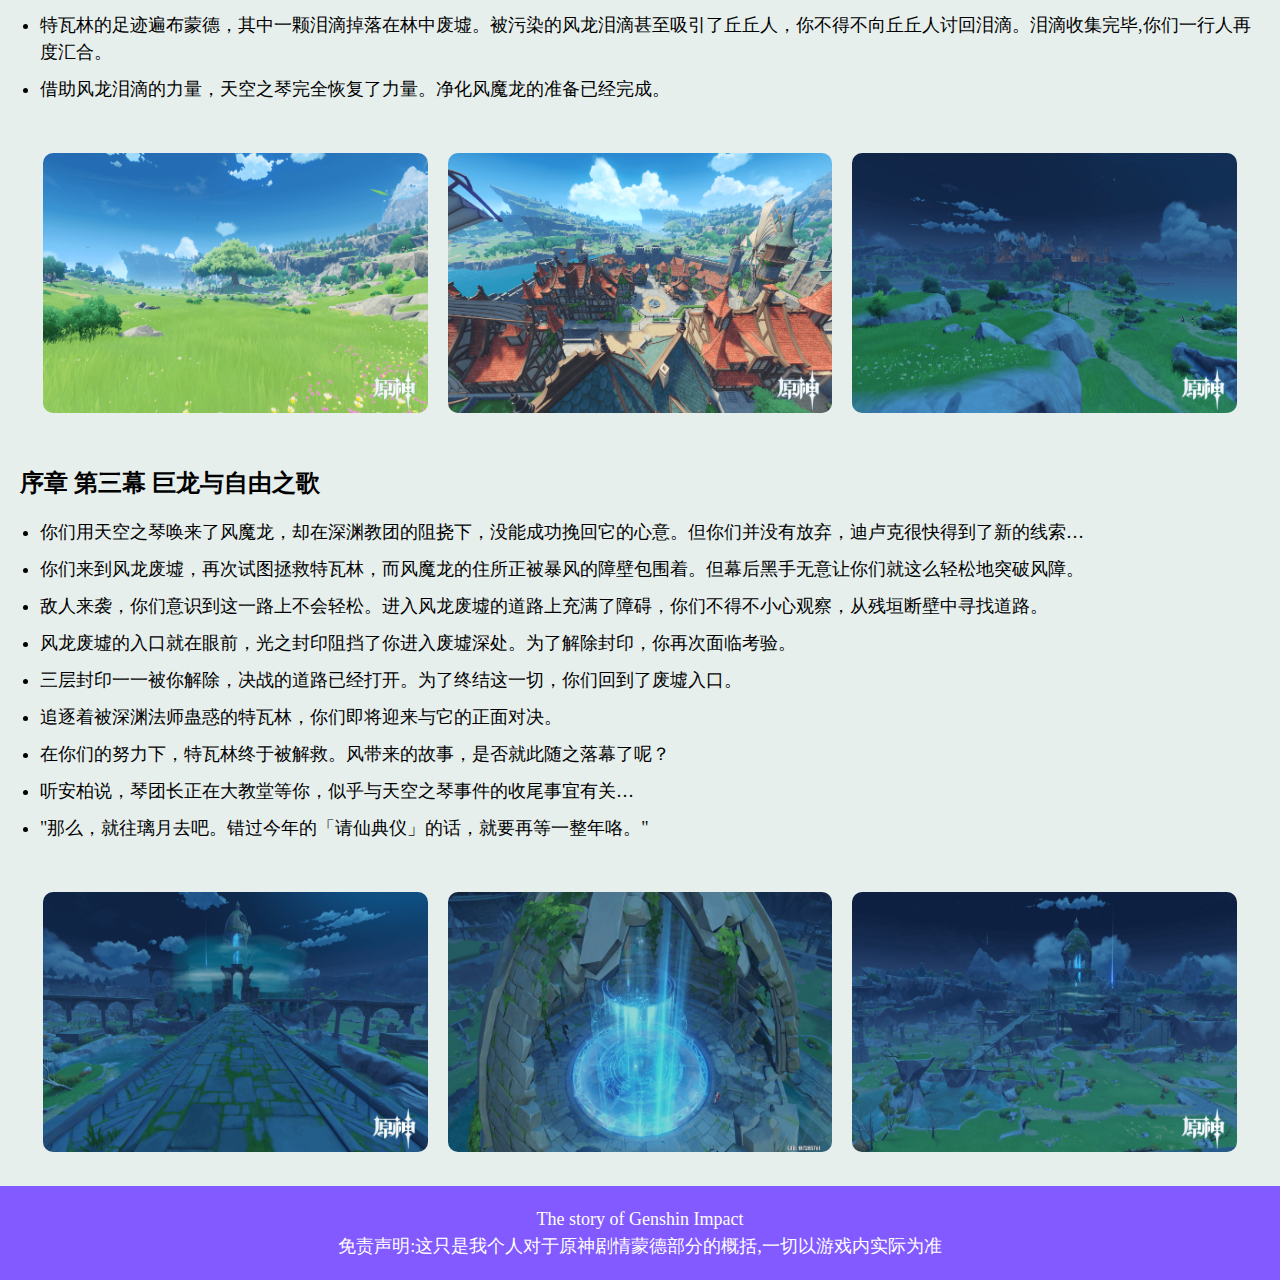
<file: gs_story.html>
<!DOCTYPE html>
<html>
<head>
	<meta charset="UTF-8">
    <meta name="viewport" content="width=device-width, initial-scale=1.0">
	<title>原神大致剧情介绍</title>
    <!--<link href="./gss.css" type="text/css" rel="stylesheet" />-->
	<link rel="icon" type="image/x-ico" href="./paimon4.ico" />
	<style>
		body {
    width: 100%;
    height: 100%;
}

* {
    /*清除所有标签的初始内外边距*/
    padding: 0;
    margin: 0;
}

body {
    background-color: #e7efed;
    font-family: 幼圆;
    margin: auto;
    padding: 0;
}

header {
    background-color: #199dbb;
    color: #fff;
    padding: 20px;
    text-align: center;
}

h1 {
    font-size: 36px;
    margin: 0;
}

main {
    max-width: 1450px;
    margin: 0 auto;
    padding: 20px;
}

h2 {
    font-size: 24px;
    margin-top: 40px;
}

p {
    font-size: 18px;
    line-height: 1.5;
    margin-top: 20px;
    text-align: center;
}

ul {
    margin-top: 20px;
    padding-left: 20px;
}

li {
    font-size: 18px;
    line-height: 1.5;
    margin-top: 10px;
}

.image-container {
    display: flex;
    flex-wrap: wrap;
    justify-content: center;
    margin-top: 40px;
}

.image {
    flex-basis: 31%;
    margin: 10px;
}

.image img {
    border-radius: 10px;
    max-width: 100%;
    height: 260px;
    transition: transfrom 0.3s ease;
}

.image:hover img {
    transform: scale(1.2);
    transition: all 1s;
    z-index: 9999;/*使图片放大时置于图层顶层，没有生效，或者说不是这么用的*/
}

.image:not(:hover) img{
    transform: scale(1);
    transition: all 1s;
    z-index: 0;/*使图片缩小时置于图层底*/
}


footer {
    background-color: #835aff;
    color: #fff;
    padding: 20px;
    text-align: center;
}

footer p {
    margin: 0;
}

.back{
    list-style: none;
    margin-top: 10px;
    background-color: #199dbb;
    float: left;
    /*浮动*/
    width: 75px;
    /*设置一个<li>的宽度*/
    text-align: center;
    /*文本居中*/
}
.back a{
    display: block;
    /*块状显示*/
    color: white;
    /*内容颜色白色*/
    text-decoration: none;
    /*去掉下划线*/
    width: 75px;
    /*每个超链接的宽度*/
    line-height: 30px;
    /*行高30px*/
}
.back a:hover{
    color: white;
    /*鼠标置于上方显示白色*/
    background-color:rgb(36, 94, 202);
    transform: scale(1.1);
    transition: all 1s;/*鼠标放置后一秒内变化*/
}
.back a:not(:hover){
    background-color: transparent;
    transform: scale(1);
    transition: all 1s;
}
	</style>
</head>
<body>
	<header>
        <li class="back"><a href="./index.html" target="_parent" title="返回首页">返回</a></li>
		<h1>原神中蒙德的大致剧情介绍</h1>
	</header>
	<main>
		<p>原神中每个主线剧情的每一幕任务，在游戏中的体验时间都在半小时至一个小时左右徘徊，其中的文本量之巨大，把剧情全搬下来是不现实的，于是我只对于第一个国家蒙德，根据它每一幕的任务中的每个小节，做了简短的概括。</p>
		<h1>蒙德</h1>
		<h2>序章 第一幕 捕风的异乡人</h2>
		<ul>
			<li>神带走了你唯一的血亲，而你也被神封印，陷入沉眠。醒来后你先是独自流浪，后来又与奇妙的伙伴「派蒙」相遇，开启了提瓦特大陆的探索之旅…</li>
			<li>从坠星山谷启程，你和派蒙走走看看，一路前行。在你们前进的道路上，出现了一座奇特的「七天神像」。在派蒙的建议下，你上前查看。</li>
			<li>令人意外的是，七天神像中的风元素之力竟与你产生了呼应。你们决定，先从提瓦特七神中的风神开始调查，于是，你们的第一步，便是前往风神护佑之地：蒙德城。</li>
			<li>在前往蒙德城的路上，你们意外打搅了巨龙与神秘人的相会。在带着疑惑继续前行的你面前，一位轻盈的少女突然出现，挡住了你的去路。</li>
			<li>少女名为安柏，身为侦察骑士的她提出护送你们前往蒙德。但是在那之前，她得先解决城外四处游荡的丘丘人，这是她此次出城的任务。</li>
			<li>有了你们的帮助，麻烦很快解决。在安柏的带领下，你们来到了自由城邦——蒙德。</li>
			<li>本该宁静祥和的蒙德城中，巨龙突然来袭。它正是安柏提到的风魔龙，亦是你们先前在林中遇见的巨兽。你们艰难击退了来袭的风魔龙。来自西风骑士团的凯亚目睹了这一过程，此后，你们受邀前往骑士团总部一叙。</li>
		    <li>北风之狼的庙宇由骑士凯亚与你们一道探索。丽莎负责与你们共同扫查南风之狮的庙宇。</li>
		</ul>
		<div class="image-container">
			<div class="image">
				<img src="./ventanddragon.jpg" alt="巨龙与陌生人">
			</div>
			<div class="image">
				<img src="./wind.png" alt="风神像与蒙德">
			</div>
			<div class="image">
				<img src="./church.png" alt="风神雕塑与大教堂">
			</div>
		</div>
		<h2>序章 第二幕 为了没有眼泪的明天</h2>
		<ul>
			<li>在你们的努力下，蒙德的元素流动终于回归了正常，是时候回到蒙德，向琴回报你们的进展了。</li>
			<li>你们回到蒙德城，偶然遇到了琴与「愚人众」的冲突。此后你向琴展示了在森林中发现的风龙泪滴，在琴的请求下，你又一次参与到了对风魔龙特瓦林的调查之中。</li>
			<li>正准备出发调查的你们，在骑士团总部的门外，见到了跟风魔龙对话的神秘家伙。这位神秘人自称吟游诗人温迪,你还没等到温迪解释清与巨龙的联系，他便自顾自离开了。追着他的脚步，你们来到了风起地的巨树下。</li>
			<li>终于停下脚步的温迪向你解释，他在低语森林中与特瓦林相见时，本想为它清除诅咒,却没能成功。现在，如果想要让特瓦林恢复本心，不得不依赖「天空之琴」的力量。</li>
			<li>温迪准备用花言巧语将天空之琴骗到手的计划毫不意外的失败了，于是温迪想了个新计划，这个新计划看来需要你的帮助。</li>
			<li>你几乎完美地执行了温迪的计划，眼看天空之琴即将到手，一个陌生人突然出现拿走了天空之琴。而你们的动静也惊动了守卫，一行人只得仓皇逃出大教堂。</li>
			<li>从大教堂中逃出的你们慌不择路的逃进了迪卢克的酒馆，但是迪卢克意外的决定庇护并帮助你。于是，在迪卢克的引荐下，你们在打样后的酒馆遇到了意想不到的人。</li>
			<li>迪卢克带来的人正是骑士团的琴，众人一番交谈，发觉窃取天空之琴的是「愚人众」。为了拯救特瓦林，你们必须取回天空之琴。</li>
			<li>你们历经战斗，终于从愚人众的手中取回了失窃的天空之琴。不知道为什么，温迪对天空之琴表现得甚为怀念。</li>
			<li>天空之琴的状态已经不如以往，但是通过风龙泪滴，你们成功地将风元素注入到天空之琴中。为了让天空之琴进一步恢复力量，你们需要更多的风龙泪滴。</li>
			<li>特瓦林的足迹遍布蒙德，其中一颗泪滴掉落在林中废墟。被污染的风龙泪滴甚至吸引了丘丘人，你不得不向丘丘人讨回泪滴。泪滴收集完毕,你们一行人再度汇合。</li>
			<li>借助风龙泪滴的力量，天空之琴完全恢复了力量。净化风魔龙的准备已经完成。</li>
		</ul>
		<div class="image-container">
			<div class="image">
				<img src="./venisa.png" alt="温妮莎">
			</div>
			<div class="image">
				<img src="./mondeday.png" alt="早晨的蒙德">
			</div>
			<div class="image">
				<img src="./mondenight.png" alt="夜晚的蒙德">
			</div>
		</div>
		<h2>序章 第三幕 巨龙与自由之歌</h2>
		<ul>
			<li>你们用天空之琴唤来了风魔龙，却在深渊教团的阻挠下，没能成功挽回它的心意。但你们并没有放弃，迪卢克很快得到了新的线索…</li>
			<li>你们来到风龙废墟，再次试图拯救特瓦林，而风魔龙的住所正被暴风的障壁包围着。但幕后黑手无意让你们就这么轻松地突破风障。</li>
			<li>敌人来袭，你们意识到这一路上不会轻松。进入风龙废墟的道路上充满了障碍，你们不得不小心观察，从残垣断壁中寻找道路。</li>
			<li>风龙废墟的入口就在眼前，光之封印阻挡了你进入废墟深处。为了解除封印，你再次面临考验。</li>
			<li>三层封印一一被你解除，决战的道路已经打开。为了终结这一切，你们回到了废墟入口。</li>
			<li>追逐着被深渊法师蛊惑的特瓦林，你们即将迎来与它的正面对决。</li>
			<li>在你们的努力下，特瓦林终于被解救。风带来的故事，是否就此随之落幕了呢？</li>
			<li>听安柏说，琴团长正在大教堂等你，似乎与天空之琴事件的收尾事宜有关…</li>
			<li>"那么，就往璃月去吧。错过今年的「请仙典仪」的话，就要再等一整年咯。"</li>
		</ul>
		<div class="image-container">
			<div class="image">
				<img src="./tevarlintomb.png" alt="风龙废墟">
			</div>
			<div class="image">
				<img src="./tvarlin.png" alt="裂空的魔龙">
			</div>
			<div class="image">
				<img src="./tevarlintomb2.png" alt="风龙废墟2">
			</div>
		</div>
	</main>
	<footer>
		<p>The story of Genshin Impact</p>
		<p>免责声明:这只是我个人对于原神剧情蒙德部分的概括,一切以游戏内实际为准</p>
	</footer>
</body>
</html>
</file>
<file: gsi.css>
body {
    width: 100%;
    height: 100%;
}

* {
    /*清除所有标签的初始内外边距*/
    padding: 0;
    margin: 0;
}

a:link {/*设置超链接的默认样式(未被访问过的样式)*/
    text-decoration: none;
    color: #02bcf5;
}

a:visited {/*被访问后的样式*/
    text-decoration: none;
    color: #cdc718;
}

a:hover {/*鼠标悬停时的效果*/
    text-decoration: none;
    color: rgba(0, 162, 255, 0.46);
    transform: scale(1.2);
    transition: color 0.5s, transfrom 1s;
}

a:not(:hover) {/*未被悬停时的样式*/
    transition: color 1s;
}

.nav_head {
    background-image: url("./navback.jpg");
    /*导航栏背景图*/
    background-size: cover;
    background-color: deepskyblue;
    /*颜色*/
    height: 150px;
    /*高度*/
    width: 100%;
    /*宽度为<body>的100%，也就是相同宽度*/
    line-height: 80px;
    /*行高，具体可以看文字位置*/
    position: absolute;
    /*绝对定位*/
    top: 0px;
    /*距离顶部0像素*/
    left: 0;
    /*距离左侧边界0px*/
}

.nav_head li {
    float: left;/*左浮动*/
    width: 90px;
    text-align: center;
}

.ul_top_left{
    list-style: none;
    /*去除列表格式，消除小黑点*/
    position: absolute;
    top: 70px;
    left: 60px;
}

.ul_top_right{
    list-style: none;
    position: absolute;
    top: 70px;
    right: 60px;
}

.nav_head a {
    display: block;
    /*块状显示*/
    color: white;
    text-decoration: none;
    width: 80px;
    line-height: 30px;

    /*鼠标移出后恢复默认样式*/
    background-color: transparent;/*默认背景色设置为透明*/
    transform: scale(1);
    transition: all 1s;
}

.nav_head a:hover {
    background-color: rgb(18, 190, 190);
    transform: scale(1.2);/*放大1.2倍*/
    transition: all 1s;
    /*鼠标放置后一秒内变化*/
}


#nonea {
    display: block;
    /*块状显示*/
    color: white;
    /*内容颜色白色*/
    width: 90px;
    /*每个宽度80px*/
    line-height: 30px;
    /*行高30px*/
}


body {
    background:linear-gradient(top left,rgb(12, 80, 20),rgb(0, 51, 255));/*背景颜色渐变*/
    background: -ms-linear-gradient(top left, rgb(12, 80, 20),rgb(0, 51, 255));/*兼容IE的*/
    background: -webkit-linear-gradient(top left, rgb(12, 80, 20),rgb(0, 51, 255));/*兼容webkit内核*/
    background: -moz-linear-gradient(top left, rgb(12, 80, 20),rgb(0, 51, 255));/*兼容火狐*/
    background-position: center;
    font-family: 微软雅黑;
    color: #fff;
}

h1 {
    background: linear-gradient(to bottom,#ffffff, #16590f,#000000);/*从上到下渐变*/
  	-webkit-background-clip: text;/*渐变效果只对文本生效*/
    background-clip: text;/*做兼容*/
  	color: transparent;
    text-align: center;
    font-size: 48px;/*字体大小*/
    margin-top: 20px;
    position: relative;/*相对定位*/
}

h2 {
    font-size: 36px;
    margin-top: 50px;
}

p {
    font-size: 24px;
    line-height: 1.5;
    margin-top: 20px;
}

#more {
    text-align: center;
    list-style: none;
}

.section {
    padding: 50px;
    background-color: rgba(0, 255, 251, 0.334);
    margin-top: 50px;
}

.section h2 {
    color: #ffd700;
}

.img-container {
    display: flex;
    flex-wrap: wrap;
    justify-content: center;
}

.img-container img {
    border-radius: 10px;
    max-width: 100%;
    height: auto;
    width: auto;
    margin: 10px;
}

.nav {
    /*侧方页内导航栏*/
    position: fixed;/*在网页上的位置固定*/
    right: -150px;
    /*初始隐藏在页面右侧外*/
    top: 50%;
    transform: translateY(-50%);
    background-color: aquamarine;
    padding: 10px;
    border-radius: 10px;
    transition: right 1s;
    /*添加过渡效果*/
}

.nav a {
    display: block;
    margin-bottom: 5px;
    color: black;
    text-decoration: none;
    font-weight: bold;/*字体加粗*/

    background-color: transparent;
    transition: all 1s;
}

.nav a:hover {
    color: #fff;
    background-color: darkcyan;
    transition: all 1s;
}

.btn {
    position: fixed;
    right: 0;
    top: 50%;
    transform: translateY(-50%);
    background-color: rgb(107, 30, 179);
    color: #fff;
    padding: 10px;
    border-radius: 10px;
    cursor: pointer;
}

.btn:hover+.nav {/*鼠标放在按钮上后让导航栏从右侧外移动至页面右侧*/
    right: 0;
}

.nav:hover {/*在导航栏左移的过程中，会导致鼠标悬停的对象发生变化，从按钮变为导航栏，所以要再给导航栏添加一个hover样式*/
    /*否则就会导致导航栏在鼠标落点处反复横跳*/
    right: 0;
}
html {/*使得页面跳转时平滑移动而不是瞬移*/
    scroll-behavior: smooth;
}
</file>
<file: gsb.css>
body {
    width: 100%;
    height: 100%;
}

* {
    /*清除所有标签的初始内外边距*/
    padding: 0;
    margin: 0;
}

.nav {
    background-image: url("./gsitback2.jpg");
    /*导航栏背景图*/
    background-repeat: repeat;
    background-color: deepskyblue;
    /*颜色*/
    height: 100px;
    /*高度*/
    width: 100%;
    /*宽度为<body>的100%，也就是相同宽度*/
    line-height: 80px;
    /*行高*/
    position: absolute;
    /*绝对定位*/
    top: 0px;
    /*距离顶部0像素*/
    left: 0;
    /*距离左侧边界0px*/
}

.nav li {
    float: left;
    /*浮动*/
    width: 75px;
    /*设置一个<li>宽度*/
    text-align: center;
    /*文本居中*/
}

.ul_top {
    list-style: none;
    /*去除列表格式，消除小黑点*/
    position: absolute;
    top: 50px;
    /*距离顶部距离*/
    left: 60px;
    /*距离左侧距离*/
}

.nav a {
    display: block;
    /*块状显示*/
    color: white;
    /*内容颜色白色*/
    text-decoration: none;
    /*去掉下划线*/
    width: 60px;
    /*每个宽度*/
    line-height: 18px;
    /*行高*/

    /*恢复时的过渡效果*/
    background-color: transparent;
    transform: scale(1);
    transition: background-color 1s,transform 1s;
}

.nav a:hover {
    color: white;
    /*鼠标置于上方显示文本白色*/
    background-color: rgb(188, 0, 188);
    transform: scale(1.2);
    transition: background-color 1s,transform 1s;/*鼠标放置后一秒内变化*/
}

body {
    background:linear-gradient(top left,rgb(43, 100, 206),rgb(3, 207, 170));/*背景颜色渐变*/
    background: -ms-linear-gradient(top left, rgb(43, 100, 206),rgb(3, 207, 170));/*兼容IE的*/
    background: -webkit-linear-gradient(top left, rgb(43, 100, 206),rgb(3, 207, 170));/*兼容webkit内核*/
    background: -moz-linear-gradient(top left, rgb(43, 100, 206),rgb(3, 207, 170));/*兼容火狐*/
    background-repeat: repeat;
    background-position: center;
    font-family: Arial, sans-serif;
    background-color: #f2f2f2;
    margin: 0;
    padding: 0;
}

header {
    background-color: #333;
    color: #fff;
    padding: 20px;
    text-align: center;
}

h1 {
    text-align: center;
    font-size: 36px;
    margin: 0;
}

h2 {
    margin-top: 50px;
}

p {
    font-size: 18px;
    line-height: 1.5;
    margin: 20px 0;
    text-align: justify;
}

a:visited {/*被访问后的样式*/
    text-decoration: none;
    color: #cdc718;
}

a:link {/*设置超链接的默认样式(未被访问过的样式)*/
    text-decoration: none;
    color: #02bcf5;
}

a:hover {/*鼠标悬停时的效果*/
    text-decoration: none;
    color: rgba(0, 85, 255, 0.46);
    transform: scale(1.2);
    transition: color 0.5s, transfrom 1s;
}

a:not(:hover) {/*未被悬停时的样式*/
    transition: color 1s;
}

.container {
    color: #fff;
    max-width: 1500px;
    margin: auto;/*水平居中对齐*/
    margin-top: 100px;
    padding: 20px;
}

.section {
    margin: 40px 0;
}

.section h2 {
    margin-top: 50px;
    font-size: 30px;
    margin: 0 0 20px;
}

.section p {
    font-size: 20px;
    line-height: 1.5;
    margin: 20px 0;
    text-align: justify;
}

.country {
    display: flex;
    flex-wrap: wrap;
    justify-content: space-between;
    align-items: center;
    margin-top: 20px;
}
.country div {
    /*flex-basis为占据主轴空间的大小，默认主轴为横向，可以理解为宽度设置，比width具有更高的优先级，需要父类为flex弹性布局*/
    flex-basis: 45%;/*设为百分比就是每个元素占据父元素宽度的百分比，设为一个合理的值就可以让每行显示需要的元素个数*/
    margin-bottom: 20px;
}
.country h3 {
    font-size: 24px;
	margin-bottom: 10px;
}

.country p {
    font-size: 16px;
	line-height: 1.5;
	margin-bottom: 10px;
}

.country img {
    width: 100%;
	height: auto;
	margin-top: 10px;
    transform: scale(1);
    transition: all 1s;
}

.country img:hover{
    transform: scale(1.2);
    transition: all 1s;
}

.img-container {
    display: flex;
    flex-wrap: wrap;
    justify-content: center;
}

.img-container img {
    max-width: 100%;
    height: auto;
    width: auto;
    margin: 10px;
}
</file>
<file: gsm.css>
body {
    font-family:'Microsoft Yahei';
    background-image: url(./musicbackfinal.png);
    background-size: cover;
    background-attachment: fixed;
    font-family: 幼圆;
}

h1 {

    text-align: center;
    font-size: 35px;
}

body {
    width: 100%;
    height: 100%;
}

* {
    /*清除所有标签的初始内外边距*/
    padding: 0;
    margin: 0;
}

.nav {
    height: 140px;
    /*高度140像素*/
    width: 100%;
    /*宽度为<body>的100%，也就是相同宽度*/
    line-height: 80px;
    /*行高*/
    position: absolute;
    /*绝对定位*/
    top: 0px;
    /*距离顶部0像素*/
    left: 0;
    /*距离左侧边界0px*/
}

.nav li {
    float: left;
    /*浮动*/
    width: 75px;
    /*设置一个<li>的宽度*/
    text-align: center;
    /*文本居中*/
}

.ul_top {
    list-style: none;
    /*去除列表格式，消除小黑点*/
    position: absolute;
    top: 52px;
    /*距离顶部的距离*/
    left: 80px;
    /*距离左侧的距离*/
}

.nav a {
    display: block;
    /*块状显示，一块块的整齐*/
    color: white;
    /*内容颜色白色*/
    text-decoration: none;
    /*去掉下划线*/
    width: 80px;
    /*每个超链接宽度*/
    line-height: 30px;
    /*行高*/

    background-color:transparent;/*背景色透明*/
    transform: scale(1);
    transition: all 1s;/*所有过渡效果都为1秒*/
}

.nav a:hover {
    color: white;
    /*鼠标置于上方显示白色*/
    background-color:rgb(237, 168, 100);
    transform: scale(1.2);
    transition: all 1s;/*所有过渡效果都为1秒*/
}
p{
    color: #000000;
    text-align: center;
    font-size: 19px;
}

a:link {/*设置超链接的默认样式(未被访问过的样式)*/
    text-decoration: none;
    color: #02bcf5;
}

a:visited {/*被访问后的样式*/
    text-decoration: none;
    color: #48cd18;
}

a:hover {/*鼠标悬停时的效果*/
    text-decoration: none;
    color: rgba(0, 162, 255, 0.46);
    transform: scale(1.2);
    transition: color 0.5s, transfrom 1s;
}

a:not(:hover) {/*未被悬停时的样式*/
    transition: color 1s;
}
</file>
<file: gsr.css>
body {
    width: 100%;
    height: 100%;
}

* {
    /*清除所有标签的初始内外边距*/
    padding: 0;
    margin: 0;
}

body {
    margin: 0;
    padding: 0;
    background-color: #e4f0df;
}
h1 {
    text-align: center;
    margin-top: 50px;
    font-size: 36px;
    color:black;
}
#more{
    max-width: 1560px;
    text-align: center;
    font-family: 幼圆;
    font-size: 18px;
}
.container {
    max-width: 1300px;
    margin: 0 auto;
    display: flex;
    flex-wrap: wrap;
    justify-content: space-between;
    padding: 50px 20px;
}
.card {
    width: 30%;
    background-color: #f3f3f3;
    border-radius: 10px;
    box-shadow: 0 2px 5px rgba(0,0,0,0.3);
    margin-bottom: 30px;
    overflow: hidden;
    transition: all 0.3s ease-in-out;
}
.card:hover {
    transform: translateY(-5px);
    box-shadow: 0 5px 10px rgba(0,0,0,0.5);
}
.card img {
    width: 100%;
    height: 400px;
    object-fit: cover;
}
.card h2 {
    font-size: 24px;
    color:black;
    margin: 20px;
}
.card p {
    font-size: 16px;
    color: #424242;
    margin: 0 20px 20px;
    line-height: 1.5;
}

.nav {
    height: 140px;
    /*高度140像素*/
    width: 100%;
    /*宽度为<body>的100%，也就是相同宽度*/
    line-height: 80px;
    /*行高*/
    position: absolute;
    /*绝对定位*/
    top: 0px;
    /*距离顶部0像素*/
    left: 0;
    /*距离左侧边界0px*/
}

.nav li {
    background-color: darkcyan;
    float: left;
    /*浮动*/
    width: 75px;
    text-align: center;
}

.ul_top {
    list-style: none;
    /*去除列表格式，消除小黑点*/
    position: absolute;
    top: 50px;
    left: 60px;
}

.nav a {
    display: block;
    /*块状显示*/
    color: white;
    /*内容颜色白色*/
    text-decoration: none;
    /*去掉下划线*/
    width: 75px;
    line-height: 30px;
}

.nav a:hover {
    color: white;
    /*鼠标置于上方显示白色*/
    background-color:rgb(36, 94, 202);
    transition: background-color 1s;/*鼠标放置后一秒内变化*/
}

.nav a:not(:hover){
    background-color: transparent;
    transition: background-color 1s;
}
</file>
<file: gss.css>
body {
    width: 100%;
    height: 100%;
}

* {
    /*清除所有标签的初始内外边距*/
    padding: 0;
    margin: 0;
}

body {
    background-color: #e7efed;
    font-family: 幼圆;
    margin: auto;
    padding: 0;
}

header {
    background-color: #199dbb;
    color: #fff;
    padding: 20px;
    text-align: center;
}

h1 {
    font-size: 36px;
    margin: 0;
}

main {
    max-width: 1450px;
    margin: 0 auto;
    padding: 20px;
}

h2 {
    font-size: 24px;
    margin-top: 40px;
}

p {
    font-size: 18px;
    line-height: 1.5;
    margin-top: 20px;
    text-align: center;
}

ul {
    margin-top: 20px;
    padding-left: 20px;
}

li {
    font-size: 18px;
    line-height: 1.5;
    margin-top: 10px;
}

.image-container {
    display: flex;
    flex-wrap: wrap;
    justify-content: center;
    margin-top: 40px;
}

.image {
    flex-basis: 31%;
    margin: 10px;
}

.image img {
    border-radius: 10px;
    max-width: 100%;
    height: 260px;
    transition: transfrom 0.3s ease;
}

.image:hover img {
    transform: scale(1.2);
    transition: all 1s;
    z-index: 9999;/*使图片放大时置于图层顶层，没有生效，或者说不是这么用的*/
}

.image:not(:hover) img{
    transform: scale(1);
    transition: all 1s;
    z-index: 0;/*使图片缩小时置于图层底*/
}


footer {
    background-color: #835aff;
    color: #fff;
    padding: 20px;
    text-align: center;
}

footer p {
    margin: 0;
}

.back{
    list-style: none;
    margin-top: 10px;
    background-color: #199dbb;
    float: left;
    /*浮动*/
    width: 75px;
    /*设置一个<li>的宽度*/
    text-align: center;
    /*文本居中*/
}
.back a{
    display: block;
    /*块状显示*/
    color: white;
    /*内容颜色白色*/
    text-decoration: none;
    /*去掉下划线*/
    width: 75px;
    /*每个超链接的宽度*/
    line-height: 30px;
    /*行高30px*/
}
.back a:hover{
    color: white;
    /*鼠标置于上方显示白色*/
    background-color:rgb(36, 94, 202);
    transform: scale(1.1);
    transition: all 1s;/*鼠标放置后一秒内变化*/
}
.back a:not(:hover){
    background-color: transparent;
    transform: scale(1);
    transition: all 1s;
}
</file>
